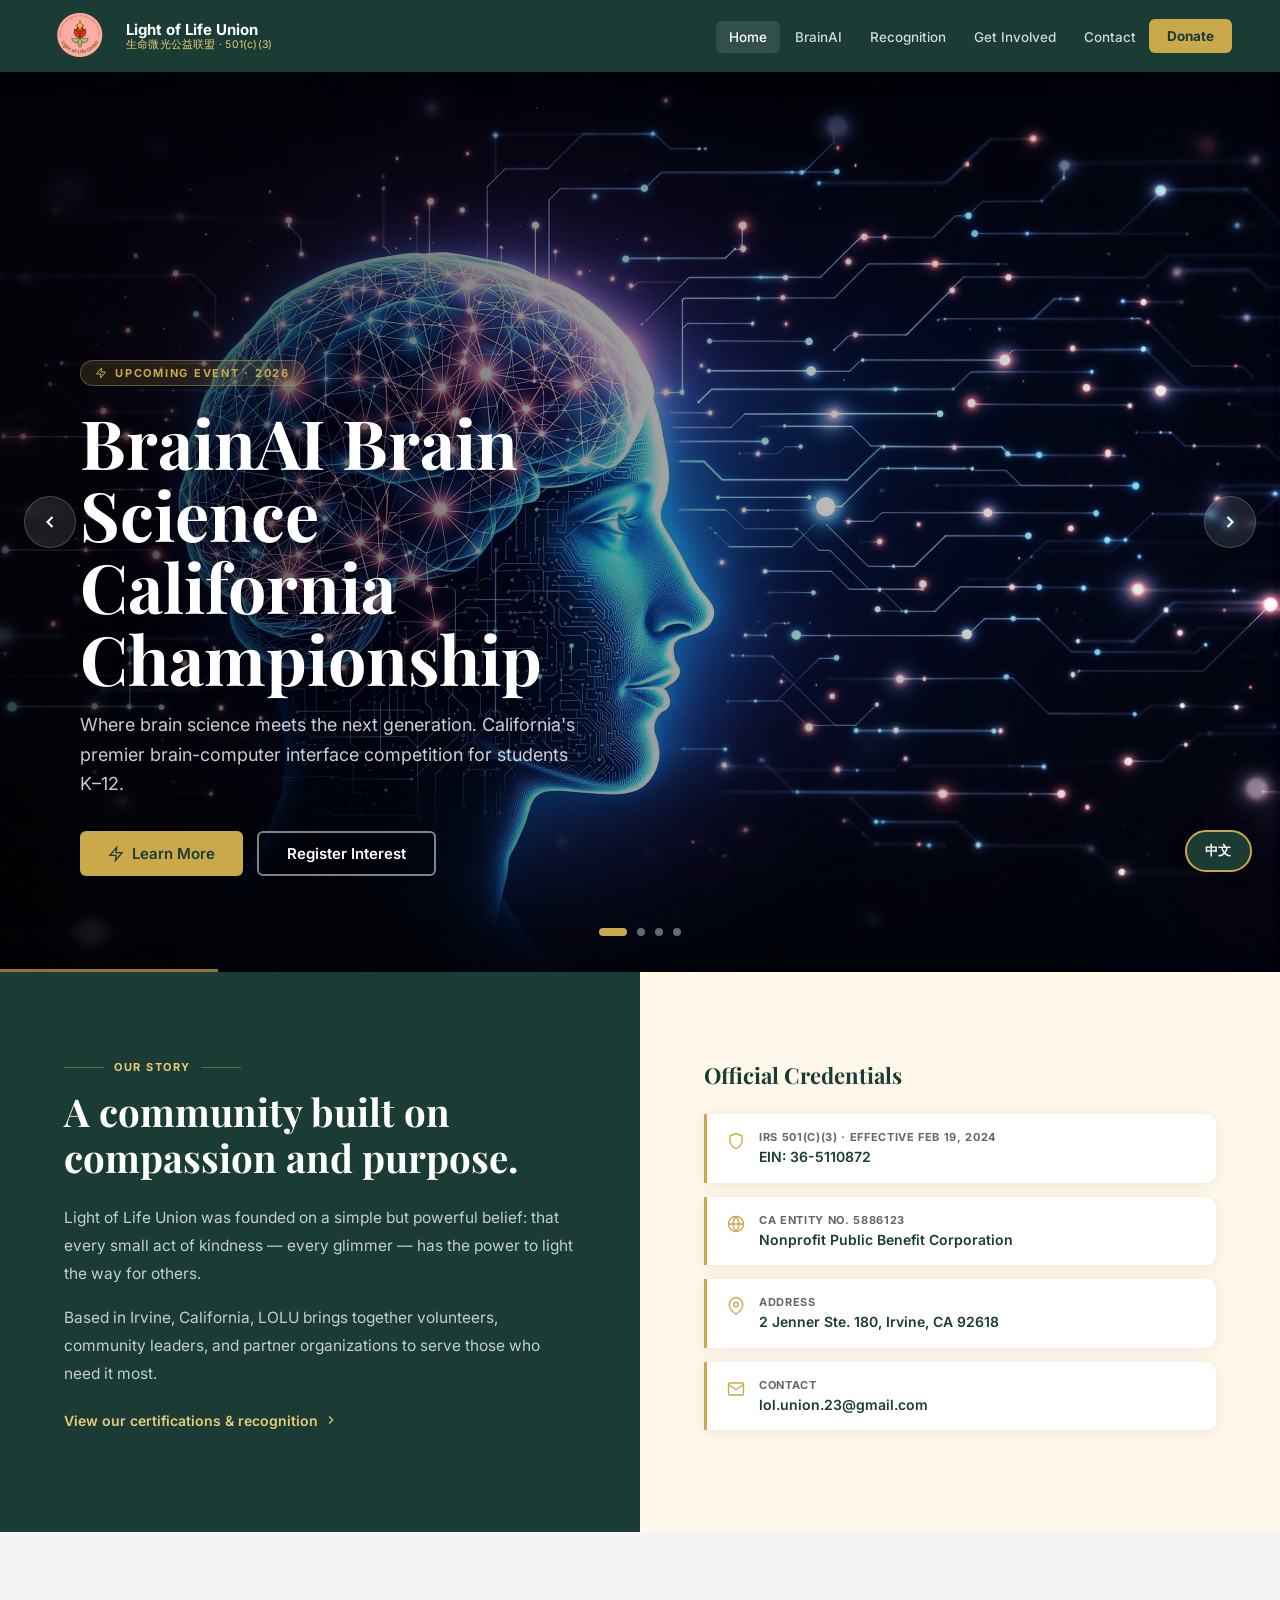
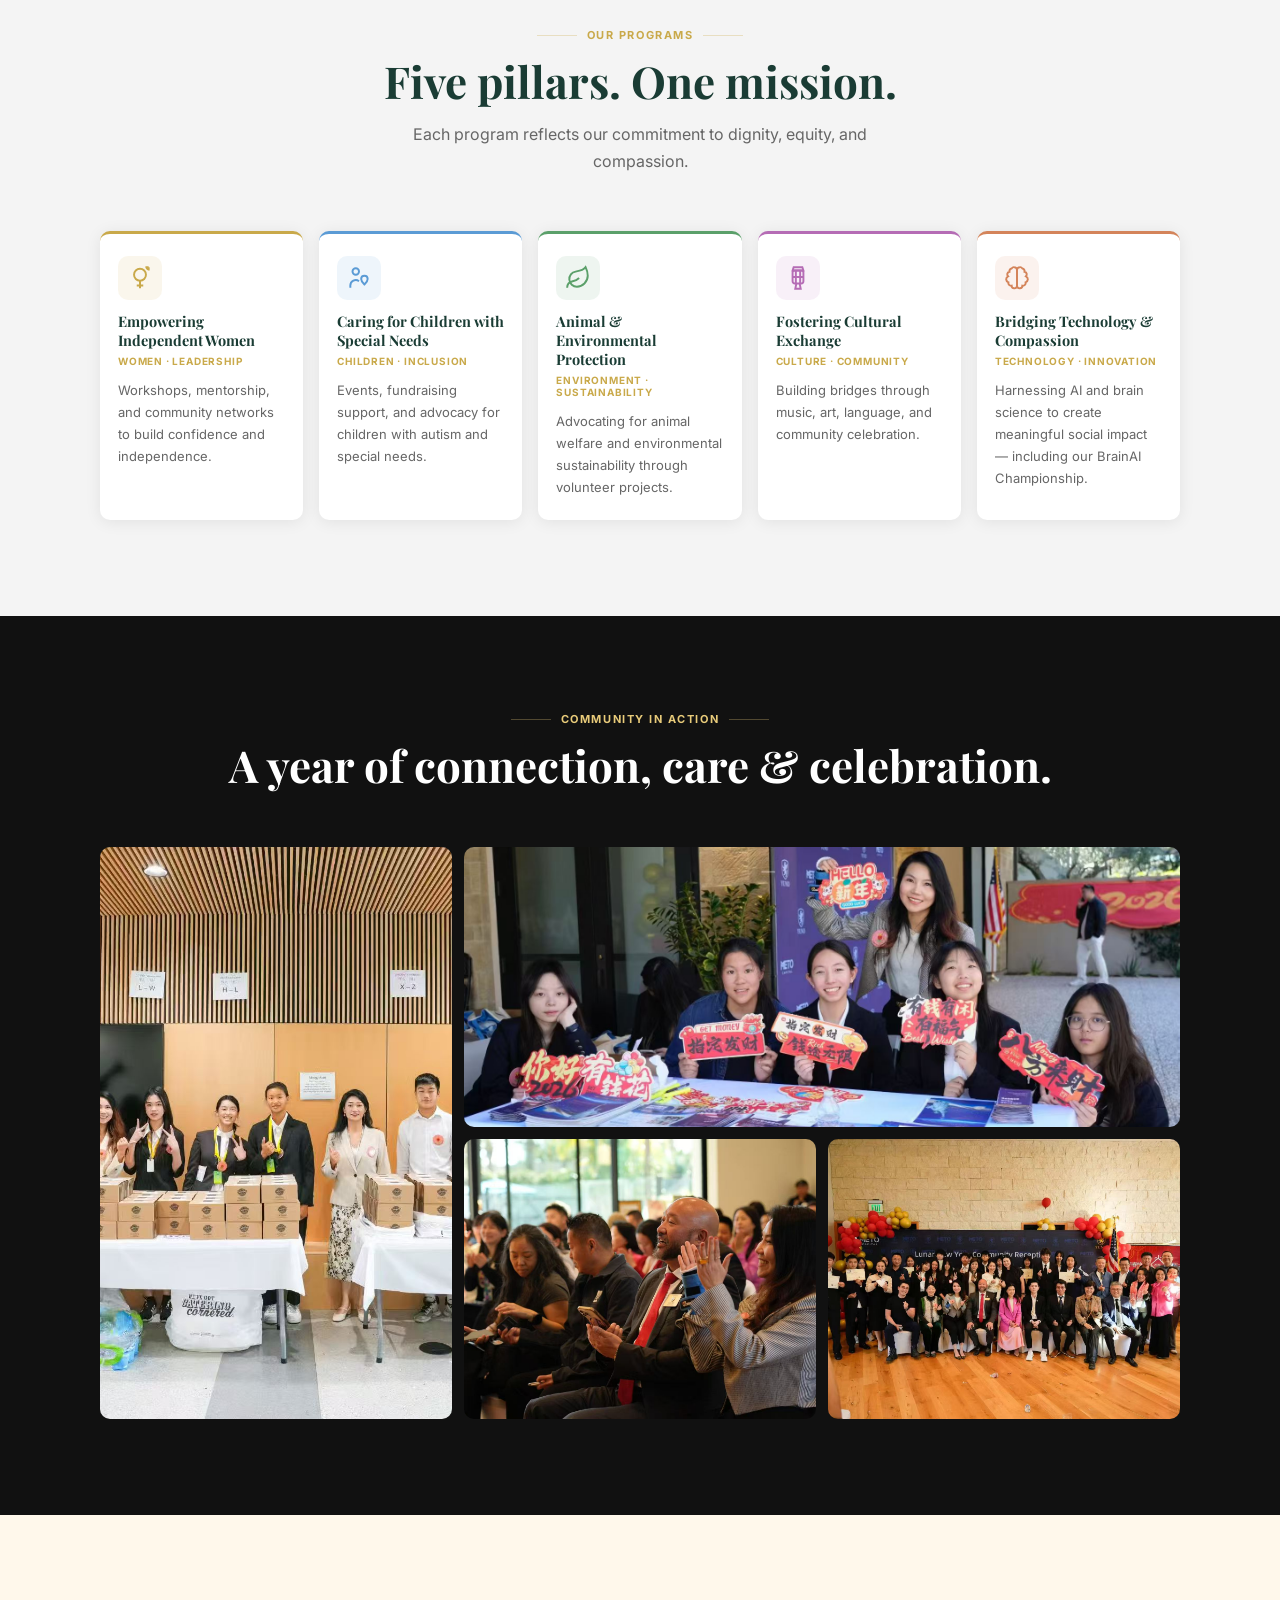
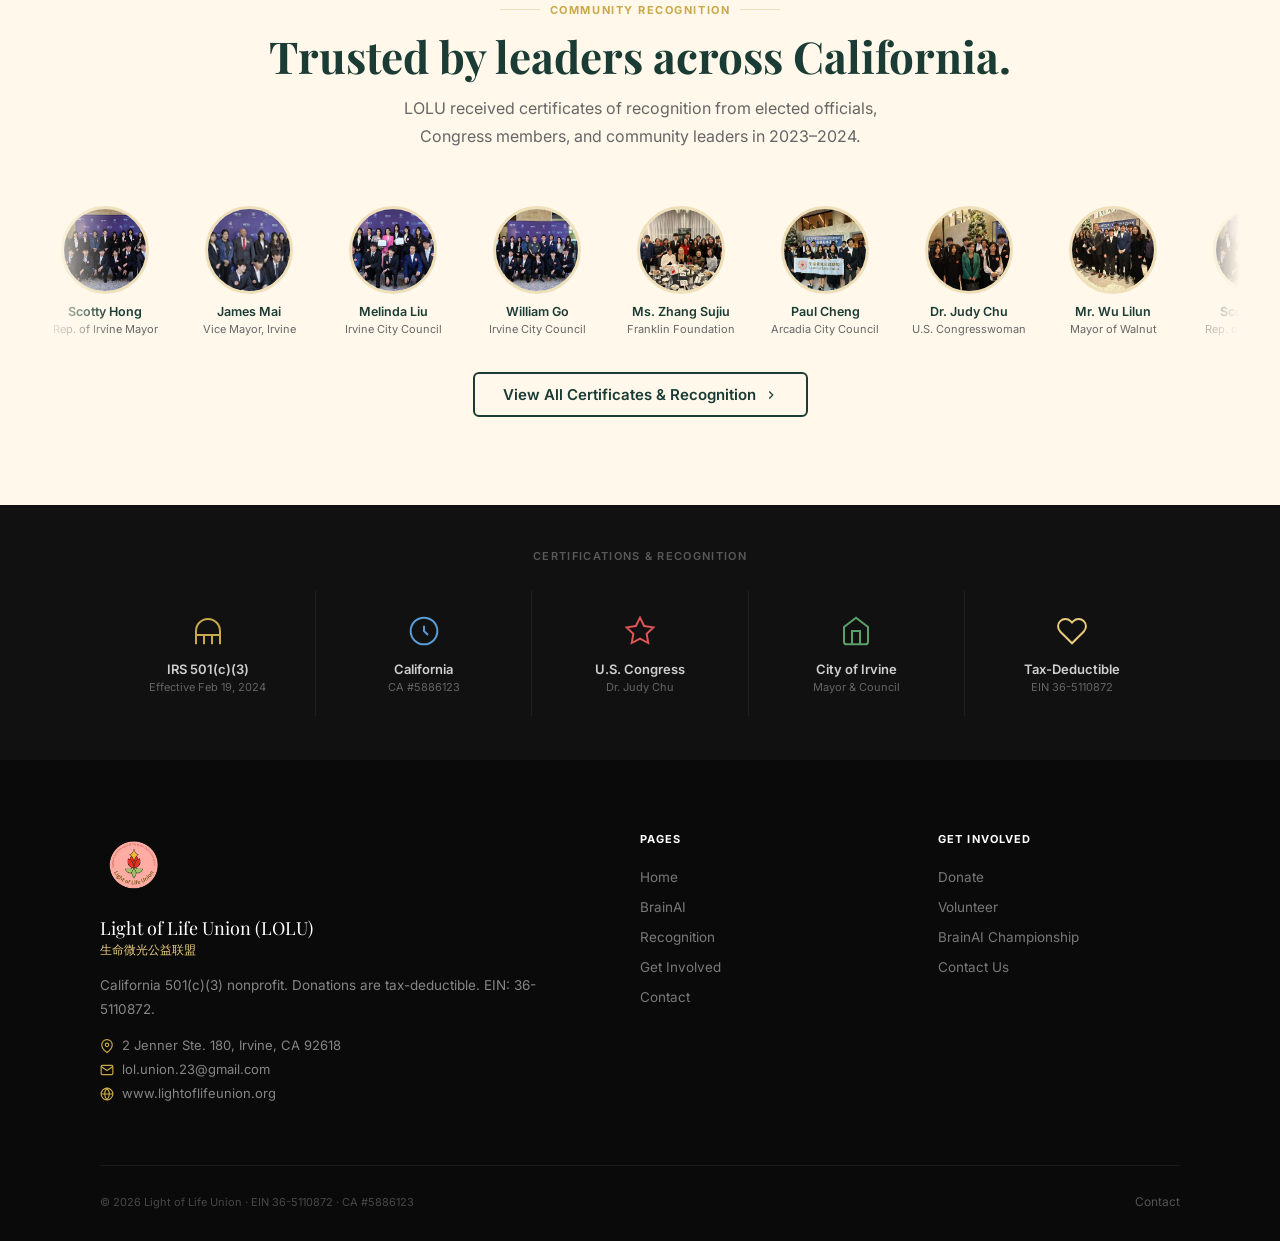
<file: index.html>
<!DOCTYPE html>
<html lang="en">
<head>
<meta charset="UTF-8">
<meta name="viewport" content="width=device-width, initial-scale=1.0">
<meta name="description" content="Light of Life Union (LOLU) — California 501(c)(3) nonprofit. EIN: 36-5110872.">
<title>Light of Life Union (LOLU) — Gather the glimmers to illuminate life.</title>
<link rel="icon" href="images/logo-circle.png" type="image/png">
<link rel="preconnect" href="https://fonts.googleapis.com">
<link rel="preconnect" href="https://fonts.gstatic.com" crossorigin>
<link href="https://fonts.googleapis.com/css2?family=Playfair+Display:ital,wght@0,400;0,600;0,700;1,400&family=Inter:wght@300;400;500;600;700&display=swap" rel="stylesheet">
<link rel="stylesheet" href="style.css">
<style>
/* ═══ HERO CAROUSEL ═══ */
.carousel {
  position: relative; width: 100%; height: 100vh;
  min-height: 560px; overflow: hidden; background: #0a0a0a;
}
.carousel-track {
  display: flex; height: 100%;
  transition: transform .9s cubic-bezier(.77,0,.18,1);
  will-change: transform;
}
.slide {
  flex: 0 0 100%; height: 100%; position: relative; overflow: hidden;
}
.slide-bg {
  width: 100%; height: 100%; object-fit: cover; object-position: center;
  display: block; transition: transform 8s ease-out;
  transform: scale(1.06);
}
.slide.active .slide-bg { transform: scale(1); }
.slide-overlay {
  position: absolute; inset: 0;
  background: linear-gradient(to right, rgba(0,0,0,.72) 0%, rgba(0,0,0,.3) 60%, transparent 100%);
}
.slide-overlay.centered {
  background: linear-gradient(to bottom, rgba(0,0,0,.2) 0%, rgba(0,0,0,.65) 100%);
}
.slide-content {
  position: absolute; bottom: 0; left: 0; right: 0;
  padding: 80px 80px 96px; max-width: 720px;
}
.slide-content.center {
  top: 0; display: flex; flex-direction: column;
  justify-content: flex-end; max-width: 100%; text-align: center;
  align-items: center; padding: 60px 40px 88px;
}
.slide-tag {
  display: inline-flex; align-items: center; gap: 8px;
  font-size: 11px; font-weight: 700; letter-spacing: .16em;
  text-transform: uppercase; color: var(--gold);
  background: rgba(201,169,74,.15); border: 1px solid rgba(201,169,74,.4);
  padding: 5px 14px; border-radius: 20px; margin-bottom: 20px;
}
.slide-tag svg { width: 12px; height: 12px; }
.slide-title {
  font-family: 'Playfair Display', serif;
  font-size: clamp(32px, 5.5vw, 68px);
  color: #fff; line-height: 1.06; margin-bottom: 16px;
  text-shadow: 0 2px 20px rgba(0,0,0,.4);
}
.slide-sub {
  font-size: clamp(14px, 1.8vw, 18px); color: rgba(255,255,255,.8);
  line-height: 1.65; margin-bottom: 32px; max-width: 500px;
}
.slide-btns { display: flex; gap: 14px; flex-wrap: wrap; }
.slide-content.center .slide-btns { justify-content: center; }

/* Arrows */
.carousel-arrow {
  position: absolute; top: 50%; transform: translateY(-50%);
  width: 52px; height: 52px; border-radius: 50%;
  background: rgba(255,255,255,.1); border: 1px solid rgba(255,255,255,.2);
  backdrop-filter: blur(4px); color: #fff; cursor: pointer;
  display: flex; align-items: center; justify-content: center;
  transition: .2s; z-index: 10;
}
.carousel-arrow:hover { background: rgba(255,255,255,.2); }
.carousel-arrow.prev { left: 24px; }
.carousel-arrow.next { right: 24px; }
.carousel-arrow svg { width: 20px; height: 20px; }

/* Dots */
.carousel-dots {
  position: absolute; bottom: 36px; left: 50%; transform: translateX(-50%);
  display: flex; gap: 10px; z-index: 10;
}
.dot {
  width: 8px; height: 8px; border-radius: 4px;
  background: rgba(255,255,255,.4); border: none; cursor: pointer;
  padding: 0; transition: .3s;
}
.dot.active { width: 28px; background: var(--gold); }

/* Progress bar */
.carousel-progress {
  position: absolute; bottom: 0; left: 0; height: 3px;
  background: var(--gold); z-index: 10;
  transition: width .1s linear; opacity: .7;
}

/* ═══ ABOUT ═══ */
.about { display: grid; grid-template-columns: 1fr 1fr; }
.about-left { background: var(--green); padding: 88px 64px; }
.about-left .section-label { color: var(--gold2); }
.about-left h2 { font-family: 'Playfair Display', serif; font-size: clamp(24px,3vw,40px); color: #fff; margin-bottom: 24px; line-height: 1.2; }
.about-left p { font-size: 15.5px; line-height: 1.8; color: rgba(255,255,255,.75); margin-bottom: 16px; }
.about-left a { color: var(--gold2); font-size: 14px; font-weight: 600; margin-top: 8px; display: inline-flex; align-items: center; gap: 6px; }
.about-left a svg { width: 14px; height: 14px; }
.about-right { background: var(--cream); padding: 88px 64px; }
.about-right h3 { font-family: 'Playfair Display', serif; font-size: 22px; color: var(--green); margin-bottom: 24px; }
.cred-card { background: #fff; border-left: 3px solid var(--gold); border-radius: 0 var(--r) var(--r) 0; padding: 16px 20px; margin-bottom: 14px; box-shadow: var(--shadow); display: flex; gap: 14px; align-items: flex-start; }
.cred-icon { color: var(--gold); margin-top: 2px; flex-shrink: 0; }
.cred-icon svg { width: 18px; height: 18px; }
.cred-label { font-size: 11px; font-weight: 700; letter-spacing: .06em; text-transform: uppercase; color: var(--muted); margin-bottom: 3px; }
.cred-val { font-size: 14px; color: var(--green); font-weight: 600; line-height: 1.4; }

/* ═══ PROGRAMS ═══ */
.programs { background: var(--light); padding: 96px 40px; }
.prog-grid { display: grid; grid-template-columns: repeat(5,1fr); gap: 16px; max-width: var(--max); margin: 0 auto; }
.prog-card { background: #fff; border-radius: var(--r); padding: 22px 18px; box-shadow: var(--shadow); border-top: 3px solid var(--gold); transition: .25s; position: relative; overflow: hidden; }
.prog-card:nth-child(2) { border-top-color: #5B9BD5; }
.prog-card:nth-child(3) { border-top-color: #5BA06A; }
.prog-card:nth-child(4) { border-top-color: #B56CB5; }
.prog-card:nth-child(5) { border-top-color: #D4845A; }
.prog-card:hover { transform: translateY(-5px); box-shadow: var(--shadow2); }
.prog-icon { width: 44px; height: 44px; border-radius: 10px; background: rgba(201,169,74,.1); display: flex; align-items: center; justify-content: center; margin-bottom: 12px; color: var(--gold); }
.prog-card:nth-child(2) .prog-icon { background: rgba(91,155,213,.1); color: #5B9BD5; }
.prog-card:nth-child(3) .prog-icon { background: rgba(91,160,106,.1); color: #5BA06A; }
.prog-card:nth-child(4) .prog-icon { background: rgba(181,108,181,.1); color: #B56CB5; }
.prog-card:nth-child(5) .prog-icon { background: rgba(212,132,90,.1); color: #D4845A; }
.prog-icon svg { width: 26px; height: 26px; }
.prog-card h3 { font-family: 'Playfair Display', serif; font-size: 14.5px; color: var(--green); margin-bottom: 5px; line-height: 1.3; }
.prog-tag { font-size: 10px; font-weight: 700; letter-spacing: .08em; text-transform: uppercase; color: var(--gold); margin-bottom: 12px; }
.prog-card p { font-size: 13px; color: var(--muted); line-height: 1.7; }

/* ═══ ACTIVITIES MOSAIC ═══ */
.activities-mosaic { background: #111; padding: 96px 40px; }
.mosaic-grid { display: grid; grid-template-columns: repeat(3, 1fr); grid-template-rows: 280px 280px; gap: 12px; max-width: var(--max); margin: 0 auto; }
.mosaic-item { border-radius: var(--r); overflow: hidden; position: relative; cursor: pointer; }
.mosaic-item img { width: 100%; height: 100%; object-fit: cover; transition: transform .5s ease; }
.mosaic-item:hover img { transform: scale(1.05); }
.mosaic-item.tall { grid-row: span 2; }
.mosaic-item.wide { grid-column: span 2; }
.mosaic-overlay { position: absolute; inset: 0; background: linear-gradient(to top, rgba(0,0,0,.6) 0%, transparent 50%); display: flex; align-items: flex-end; padding: 20px; opacity: 0; transition: .3s; }
.mosaic-item:hover .mosaic-overlay { opacity: 1; }
.mosaic-caption { color: #fff; font-size: 13px; font-weight: 600; }

/* ═══ RECOGNITION TEASER ═══ */
.recog-teaser { background: var(--cream); padding: 88px 40px; }
.officials-ticker { overflow: hidden; margin: 0 auto 36px; position: relative; }
.officials-ticker::before, .officials-ticker::after { content: ''; position: absolute; top: 0; bottom: 0; width: 72px; z-index: 2; pointer-events: none; }
.officials-ticker::before { left: 0; background: linear-gradient(to right, var(--cream), transparent); }
.officials-ticker::after { right: 0; background: linear-gradient(to left, var(--cream), transparent); }
.officials-strip { display: flex; gap: 14px; width: max-content; animation: officials-scroll 32s linear infinite; }
.officials-strip:hover { animation-play-state: paused; }
@keyframes officials-scroll { 0% { transform: translateX(0); } 100% { transform: translateX(-50%); } }
.official-mini { flex: 0 0 130px; text-align: center; }
.official-mini img { width: 88px; height: 88px; border-radius: 50%; object-fit: cover; object-position: top; margin: 0 auto 10px; border: 3px solid rgba(201,169,74,.3); transition: .25s; }
.official-mini:hover img { border-color: var(--gold); transform: scale(1.05); }
.official-mini .name { font-size: 12.5px; font-weight: 600; color: var(--green); line-height: 1.3; }
.official-mini .role { font-size: 11px; color: var(--muted); margin-top: 2px; line-height: 1.3; }
.recog-cta { text-align: center; }

/* ═══ CERTS STRIP ═══ */
.certs-strip { background: #111; padding: 44px 40px; }
.certs-label { font-size: 11px; font-weight: 600; letter-spacing: .12em; text-transform: uppercase; color: rgba(255,255,255,.3); text-align: center; margin-bottom: 28px; }
.certs-badges { display: flex; flex-wrap: wrap; justify-content: center; max-width: var(--max); margin: 0 auto; }
.cert-badge { flex: 1; min-width: 160px; max-width: 220px; text-align: center; padding: 20px 16px; border-right: 1px solid rgba(255,255,255,.07); }
.cert-badge:last-child { border-right: none; }
.cert-badge-icon { margin: 0 auto 10px; width: 40px; height: 40px; display: flex; align-items: center; justify-content: center; }
.cert-badge-icon svg { width: 32px; height: 32px; }
.cert-badge-title { font-size: 13px; font-weight: 600; color: rgba(255,255,255,.8); margin-bottom: 3px; }
.cert-badge-sub { font-size: 11px; color: rgba(255,255,255,.35); line-height: 1.4; }

/* ═══ RESPONSIVE ═══ */
@media (max-width: 900px) {
  .carousel { height: 80vh; min-height: 480px; }
  .slide-content { padding: 40px 28px 80px; }
  .slide-title { font-size: 32px; }
  .carousel-arrow { width: 40px; height: 40px; }
  .carousel-arrow.prev { left: 12px; }
  .carousel-arrow.next { right: 12px; }
  .about { grid-template-columns: 1fr; }
  .about-left, .about-right { padding: 60px 24px; }
  .programs { padding: 72px 20px; }
  .prog-grid { grid-template-columns: repeat(3,1fr); gap: 14px; }
  .activities-mosaic { padding: 72px 20px; }
  .mosaic-grid { grid-template-columns: 1fr 1fr; grid-template-rows: 200px 200px; }
  .mosaic-item.wide { grid-column: span 2; }
.recog-teaser { padding: 72px 20px; }
  .certs-strip { padding: 36px 20px; }
  .cert-badge { min-width: 120px; }
}
@media (max-width: 560px) {
  .carousel { height: 90vh; }
  .slide-content { padding: 32px 20px 72px; }
  .slide-title { font-size: 28px; }
  .slide-btns { flex-direction: column; }
  .prog-grid { grid-template-columns: 1fr; }
  .mosaic-grid { grid-template-columns: 1fr; grid-template-rows: auto; }
  .mosaic-item.tall, .mosaic-item.wide { grid-column: span 1; grid-row: span 1; height: 220px; }
  .certs-badges { flex-direction: column; align-items: center; }
  .cert-badge { border-right: none; border-bottom: 1px solid rgba(255,255,255,.07); max-width: 100%; }
}
</style>
</head>
<body>

<!-- ══ NAV ══ -->
<nav class="site-nav">
  <a class="nav-brand" href="index.html">
    <img class="nav-logo" src="images/logo-circle.png" alt="LOLU">
    <div class="nav-brand-text">
      <span class="nav-brand-name">Light of Life Union</span>
      <span class="nav-brand-sub">生命微光公益联盟 · 501(c)(3)</span>
    </div>
  </a>
  <button class="nav-toggle" onclick="document.getElementById('nav-menu').classList.toggle('open')" aria-label="Menu">
    <span></span><span></span><span></span>
  </button>
  <ul class="nav-center" id="nav-menu">
    <li><a href="index.html" class="active"><span class="en">Home</span><span class="zh">首页</span></a></li>
    <li><a href="brainai.html"><span class="en">BrainAI</span><span class="zh">脑机接口大赛</span></a></li>
    <li><a href="recognition.html"><span class="en">Recognition</span><span class="zh">表彰荣誉</span></a></li>
    <li><a href="volunteer.html"><span class="en">Get Involved</span><span class="zh">参与我们</span></a></li>
    <li><a href="contact.html"><span class="en">Contact</span><span class="zh">联系我们</span></a></li>
  </ul>
  <div class="nav-right">
    <a href="https://www.zeffy.com/en-US/donation-form/light-of-life-union-lolu" target="_blank" class="nav-donate">
      <span class="en">Donate</span><span class="zh">捐款</span>
    </a>
  </div>
</nav>

<!-- ══ HERO CAROUSEL ══ -->
<section class="carousel" id="carousel">
  <div class="carousel-track" id="carousel-track">

    <!-- Slide 1: BrainAI Championship -->
    <div class="slide active">
      <img class="slide-bg" src="images/brainai.jpg" alt="BrainAI Championship">
      <div class="slide-overlay"></div>
      <div class="slide-content">
        <div class="slide-tag">
          <svg viewBox="0 0 24 24" fill="none" stroke="currentColor" stroke-width="2"><polygon points="13 2 3 14 12 14 11 22 21 10 12 10 13 2"/></svg>
          <span class="en">Upcoming Event · <span class="cy"></span></span><span class="zh">即将举办 · <span class="cy"></span></span>
        </div>
        <h1 class="slide-title">
          <span class="en">BrainAI Brain Science<br>California Championship</span>
          <span class="zh">BrainAI脑机接口<br>加州锦标赛</span>
        </h1>
        <p class="slide-sub">
          <span class="en">Where brain science meets the next generation. California's premier brain-computer interface competition for students K–12.</span>
          <span class="zh">科学与青少年的相遇。加州脑机接口旗舰赛事，面向K-12学生。</span>
        </p>
        <div class="slide-btns">
          <a href="brainai.html" class="btn btn-gold">
            <svg viewBox="0 0 24 24" fill="none" stroke="currentColor" stroke-width="2"><polygon points="13 2 3 14 12 14 11 22 21 10 12 10 13 2"/></svg>
            <span class="en">Learn More</span><span class="zh">了解详情</span>
          </a>
          <a href="volunteer.html#brainai" class="btn btn-outline-white">
            <span class="en">Register Interest</span><span class="zh">登记兴趣</span>
          </a>
        </div>
      </div>
    </div>

    <!-- Slide 2: Volunteer Group -->
    <div class="slide">
      <img class="slide-bg" src="images/activities/volunteer-group.jpg" alt="LOLU Volunteers">
      <div class="slide-overlay"></div>
      <div class="slide-content">
        <div class="slide-tag">
          <svg viewBox="0 0 24 24" fill="none" stroke="currentColor" stroke-width="2"><path d="M17 21v-2a4 4 0 0 0-4-4H5a4 4 0 0 0-4 4v2"/><circle cx="9" cy="7" r="4"/><path d="M23 21v-2a4 4 0 0 0-3-3.87"/><path d="M16 3.13a4 4 0 0 1 0 7.75"/></svg>
          <span class="en">Our Team</span><span class="zh">我们的团队</span>
        </div>
        <h1 class="slide-title">
          <span class="en">Passionate Volunteers,<br>Lasting Change.</span>
          <span class="zh">热忱的志愿者，<br>持久的改变。</span>
        </h1>
        <p class="slide-sub">
          <span class="en">LOLU's strength is our people — dedicated volunteers who give their time to illuminate lives across Southern California.</span>
          <span class="zh">LOLU的力量来自我们的团队——以时间和热情点亮南加州每一个生命的志愿者们。</span>
        </p>
        <div class="slide-btns">
          <a href="volunteer.html" class="btn btn-gold">
            <span class="en">Join Our Team</span><span class="zh">加入我们</span>
          </a>
        </div>
      </div>
    </div>

    <!-- Slide 3: Activity -->
    <div class="slide">
      <img class="slide-bg" src="images/activities/activity-1.jpg" alt="LOLU Community Activity">
      <div class="slide-overlay"></div>
      <div class="slide-content">
        <div class="slide-tag">
          <svg viewBox="0 0 24 24" fill="none" stroke="currentColor" stroke-width="2"><path d="M3 9l9-7 9 7v11a2 2 0 0 1-2 2H5a2 2 0 0 1-2-2z"/><polyline points="9 22 9 12 15 12 15 22"/></svg>
          <span class="en">Community Impact</span><span class="zh">社区影响</span>
        </div>
        <h1 class="slide-title">
          <span class="en">Gathering Glimmers<br>Across California.</span>
          <span class="zh">汇聚微光，<br>点亮加州。</span>
        </h1>
        <p class="slide-sub">
          <span class="en">11+ community events in 2023–2024. From autism fundraisers to cultural concerts — every event is a glimmer of hope.</span>
          <span class="zh">2023-2024年11余场社区活动。从自闭症募款到文化音乐会——每场活动都是一道希望之光。</span>
        </p>
        <div class="slide-btns">
          <a href="index.html#programs" class="btn btn-gold">
            <span class="en">Our Programs</span><span class="zh">我们的项目</span>
          </a>
        </div>
      </div>
    </div>

    <!-- Slide 4: Group Photo -->
    <div class="slide">
      <img class="slide-bg" src="images/activities/group-1.jpg" alt="LOLU Community">
      <div class="slide-overlay centered"></div>
      <div class="slide-content center">
        <div class="slide-tag">
          <svg viewBox="0 0 24 24" fill="none" stroke="currentColor" stroke-width="2"><path d="M20.84 4.61a5.5 5.5 0 0 0-7.78 0L12 5.67l-1.06-1.06a5.5 5.5 0 0 0-7.78 7.78l1.06 1.06L12 21.23l7.78-7.78 1.06-1.06a5.5 5.5 0 0 0 0-7.78z"/></svg>
          <span class="en">Light of Life Union</span><span class="zh">生命微光公益联盟</span>
        </div>
        <h1 class="slide-title" style="text-align:center">
          <span class="en">Gather the Glimmers<br>to Illuminate Life.</span>
          <span class="zh">汇聚微光，<br>点亮生命。</span>
        </h1>
        <p class="slide-sub" style="text-align:center;max-width:560px">
          <span class="en">California 501(c)(3) nonprofit. Dedicated to empowering women, supporting children, protecting our environment, and connecting communities.</span>
          <span class="zh">加州501(c)(3)非营利组织。致力于赋能女性、支持儿童、保护环境、连接社区。</span>
        </p>
        <div class="slide-btns">
          <a href="https://www.zeffy.com/en-US/donation-form/light-of-life-union-lolu" target="_blank" class="btn btn-gold">
            <span class="en">Donate Now</span><span class="zh">立即捐款</span>
          </a>
          <a href="volunteer.html" class="btn btn-outline-white">
            <span class="en">Get Involved</span><span class="zh">参与我们</span>
          </a>
        </div>
      </div>
    </div>

  </div><!-- /track -->

  <!-- Arrows -->
  <button class="carousel-arrow prev" onclick="carouselMove(-1)" aria-label="Previous">
    <svg viewBox="0 0 24 24" fill="none" stroke="currentColor" stroke-width="2.5"><polyline points="15 18 9 12 15 6"/></svg>
  </button>
  <button class="carousel-arrow next" onclick="carouselMove(1)" aria-label="Next">
    <svg viewBox="0 0 24 24" fill="none" stroke="currentColor" stroke-width="2.5"><polyline points="9 18 15 12 9 6"/></svg>
  </button>

  <!-- Dots -->
  <div class="carousel-dots" id="carousel-dots">
    <button class="dot active" onclick="goToSlide(0)"></button>
    <button class="dot" onclick="goToSlide(1)"></button>
    <button class="dot" onclick="goToSlide(2)"></button>
    <button class="dot" onclick="goToSlide(3)"></button>
  </div>

  <!-- Progress bar -->
  <div class="carousel-progress" id="carousel-progress"></div>
</section>

<!-- ══ ABOUT ══ -->
<section class="about" id="about">
  <div class="about-left">
    <div class="section-label"><span class="en">Our Story</span><span class="zh">关于我们</span></div>
    <h2><span class="en">A community built on compassion and purpose.</span><span class="zh">以慈悲与使命构建的社区。</span></h2>
    <p><span class="en">Light of Life Union was founded on a simple but powerful belief: that every small act of kindness — every glimmer — has the power to light the way for others.</span><span class="zh">生命微光公益联盟建立在一个简单却有力的信念上：每一个小小的善举——每一道微光——都有力量照亮他人的前行之路。</span></p>
    <p><span class="en">Based in Irvine, California, LOLU brings together volunteers, community leaders, and partner organizations to serve those who need it most.</span><span class="zh">总部位于加州尔湾，LOLU汇聚志愿者、社区领袖和合作伙伴，共同服务最需要帮助的群体。</span></p>
    <a href="recognition.html"><span class="en">View our certifications & recognition</span><span class="zh">查看我们的资质与荣誉</span><svg viewBox="0 0 24 24" fill="none" stroke="currentColor" stroke-width="2"><polyline points="9 18 15 12 9 6"/></svg></a>
  </div>
  <div class="about-right">
    <h3><span class="en">Official Credentials</span><span class="zh">官方资质信息</span></h3>
    <div class="cred-card"><div class="cred-icon"><svg viewBox="0 0 24 24" fill="none" stroke="currentColor" stroke-width="1.8"><path d="M12 22s8-4 8-10V5l-8-3-8 3v7c0 6 8 10 8 10z"/></svg></div><div><div class="cred-label">IRS 501(c)(3) · Effective Feb 19, 2024</div><div class="cred-val">EIN: 36-5110872</div></div></div>
    <div class="cred-card"><div class="cred-icon"><svg viewBox="0 0 24 24" fill="none" stroke="currentColor" stroke-width="1.8"><circle cx="12" cy="12" r="10"/><path d="M2 12h20M12 2a15.3 15.3 0 0 1 4 10 15.3 15.3 0 0 1-4 10 15.3 15.3 0 0 1-4-10 15.3 15.3 0 0 1 4-10z"/></svg></div><div><div class="cred-label">CA Entity No. 5886123</div><div class="cred-val">Nonprofit Public Benefit Corporation</div></div></div>
    <div class="cred-card"><div class="cred-icon"><svg viewBox="0 0 24 24" fill="none" stroke="currentColor" stroke-width="1.8"><path d="M21 10c0 7-9 13-9 13s-9-6-9-13a9 9 0 0 1 18 0z"/><circle cx="12" cy="10" r="3"/></svg></div><div><div class="cred-label">Address</div><div class="cred-val">2 Jenner Ste. 180, Irvine, CA 92618</div></div></div>
    <div class="cred-card"><div class="cred-icon"><svg viewBox="0 0 24 24" fill="none" stroke="currentColor" stroke-width="1.8"><path d="M4 4h16c1.1 0 2 .9 2 2v12c0 1.1-.9 2-2 2H4c-1.1 0-2-.9-2-2V6c0-1.1.9-2 2-2z"/><polyline points="22,6 12,13 2,6"/></svg></div><div><div class="cred-label">Contact</div><div class="cred-val"><a href="mailto:lol.union.23@gmail.com" style="color:var(--green)">lol.union.23@gmail.com</a></div></div></div>
  </div>
</section>

<!-- ══ PROGRAMS ══ -->
<section class="programs" id="programs">
  <div class="section-header">
    <div class="section-label"><span class="en">Our Programs</span><span class="zh">我们的项目</span></div>
    <h2><span class="en">Five pillars. One mission.</span><span class="zh">五大支柱，一个使命。</span></h2>
    <p><span class="en">Each program reflects our commitment to dignity, equity, and compassion.</span><span class="zh">每个项目都体现了我们对尊严、公平与慈悲的承诺。</span></p>
  </div>
  <div class="prog-grid">
    <div class="prog-card"><div class="prog-icon"><svg viewBox="0 0 24 24" fill="none" stroke="currentColor" stroke-width="1.8"><circle cx="12" cy="9" r="5.5"/><path d="M12 14.5v7M9 19h6"/><path d="M18 4l2-2m0 0v3m0-3h-3"/></svg></div><h3><span class="en">Empowering Independent Women</span><span class="zh">支持女性独立成长</span></h3><div class="prog-tag">Women · Leadership</div><p><span class="en">Workshops, mentorship, and community networks to build confidence and independence.</span><span class="zh">通过工作坊、导师制和社区网络，帮助女性建立自信、实现独立。</span></p></div>
    <div class="prog-card"><div class="prog-icon"><svg viewBox="0 0 24 24" fill="none" stroke="currentColor" stroke-width="1.8"><circle cx="9" cy="6" r="3"/><path d="M4 21v-2a5 5 0 0 1 8-4"/><path d="M20 13c0-1.7-1.3-3-3-3s-3 1.3-3 3c0 2.4 3 5 3 5s3-2.6 3-5z"/></svg></div><h3><span class="en">Caring for Children with Special Needs</span><span class="zh">关爱特殊儿童群体</span></h3><div class="prog-tag">Children · Inclusion</div><p><span class="en">Events, fundraising support, and advocacy for children with autism and special needs.</span><span class="zh">为自闭症及特殊需求儿童提供活动、募款支持和倡导服务。</span></p></div>
    <div class="prog-card"><div class="prog-icon"><svg viewBox="0 0 24 24" fill="none" stroke="currentColor" stroke-width="1.8"><path d="M11 20A7 7 0 0 1 9.8 6.1C15.5 5 17 4.48 19 2c1 2 2 4.18 2 8 0 5.5-4.78 10-10 10z"/><path d="M2 21c0-3 1.85-5.36 5.08-6C9.5 14.52 12 13 13 12"/></svg></div><h3><span class="en">Animal & Environmental Protection</span><span class="zh">倡导动物和环境保护</span></h3><div class="prog-tag">Environment · Sustainability</div><p><span class="en">Advocating for animal welfare and environmental sustainability through volunteer projects.</span><span class="zh">通过志愿项目推动动物福利和环境可持续发展。</span></p></div>
    <div class="prog-card"><div class="prog-icon"><svg viewBox="0 0 24 24" fill="none" stroke="currentColor" stroke-width="1.8"><path d="M8 2h8l1 3H7L8 2z"/><rect x="7" y="5" width="10" height="12" rx="2"/><path d="M10 5v12M14 5v12M7 11h10"/><path d="M10.5 17l-1 5h5l-1-5"/></svg></div><h3><span class="en">Fostering Cultural Exchange</span><span class="zh">促进华裔社区交流</span></h3><div class="prog-tag">Culture · Community</div><p><span class="en">Building bridges through music, art, language, and community celebration.</span><span class="zh">通过音乐、艺术、语言和社区庆典架起文化桥梁。</span></p></div>
    <div class="prog-card"><div class="prog-icon"><svg viewBox="0 0 24 24" fill="none" stroke="currentColor" stroke-width="1.8"><path d="M9.5 2A2.5 2.5 0 0 1 12 4.5v15a2.5 2.5 0 0 1-4.96-.44 2.5 2.5 0 0 1-2.96-3.08 3 3 0 0 1-.34-5.58 2.5 2.5 0 0 1 1.32-4.24 2.5 2.5 0 0 1 1.98-3A2.5 2.5 0 0 1 9.5 2Z"/><path d="M14.5 2A2.5 2.5 0 0 0 12 4.5v15a2.5 2.5 0 0 0 4.96-.44 2.5 2.5 0 0 0 2.96-3.08 3 3 0 0 0 .34-5.58 2.5 2.5 0 0 0-1.32-4.24 2.5 2.5 0 0 0-1.98-3A2.5 2.5 0 0 0 14.5 2Z"/></svg></div><h3><span class="en">Bridging Technology & Compassion</span><span class="zh">搭建科技与情感融合</span></h3><div class="prog-tag">Technology · Innovation</div><p><span class="en">Harnessing AI and brain science to create meaningful social impact — including our BrainAI Championship.</span><span class="zh">利用AI与脑科学创造社会影响，包括BrainAI脑机接口大赛。</span></p></div>
  </div>
</section>

<!-- ══ ACTIVITY MOSAIC ══ -->
<section class="activities-mosaic">
  <div class="section-header light">
    <div class="section-label"><span class="en">Community in Action</span><span class="zh">社区行动</span></div>
    <h2><span class="en">A year of connection, care & celebration.</span><span class="zh">连接、关怀与庆祝的一年。</span></h2>
  </div>
  <div class="mosaic-grid">
    <div class="mosaic-item tall">
      <a href="volunteer.html" style="display:block;width:100%;height:100%">
      <img src="images/activities/volunteer-group.jpg" alt="Volunteers">
      <div class="mosaic-overlay"><div class="mosaic-caption"><span class="en">Our Volunteer Team →</span><span class="zh">我们的志愿者团队 →</span></div></div>
      </a>
    </div>
    <div class="mosaic-item wide">
      <a href="recognition.html" style="display:block;width:100%;height:100%">
      <img src="images/activities/activity-1.jpg" alt="Activity">
      <div class="mosaic-overlay"><div class="mosaic-caption"><span class="en">Community Events →</span><span class="zh">社区活动 →</span></div></div>
      </a>
    </div>
    <div class="mosaic-item">
      <a href="recognition.html" style="display:block;width:100%;height:100%">
      <img src="images/activities/activity-2.jpg" alt="Activity 2">
      <div class="mosaic-overlay"><div class="mosaic-caption"><span class="en">In the Field →</span><span class="zh">活动现场 →</span></div></div>
      </a>
    </div>
    <div class="mosaic-item">
      <a href="volunteer.html" style="display:block;width:100%;height:100%">
      <img src="images/activities/group-1.jpg" alt="Group Photo">
      <div class="mosaic-overlay"><div class="mosaic-caption"><span class="en">Together We Shine →</span><span class="zh">共同闪光 →</span></div></div>
      </a>
    </div>
  </div>
</section>

<!-- ══ RECOGNITION TEASER ══ -->
<section class="recog-teaser" id="recognition">
  <div class="section-header">
    <div class="section-label"><span class="en">Community Recognition</span><span class="zh">社区表彰</span></div>
    <h2><span class="en">Trusted by leaders across California.</span><span class="zh">获加州各界领导人认可。</span></h2>
    <p><span class="en">LOLU received certificates of recognition from elected officials, Congress members, and community leaders in 2023–2024.</span><span class="zh">2023-2024年，LOLU获得民选官员、国会议员及社区领袖的认可证书。</span></p>
  </div>
  <div class="officials-ticker">
    <div class="officials-strip" aria-hidden="false">
    <div class="official-mini"><img src="images/official-1-scotty-hong.jpg" alt="Scotty Hong"><div class="name">Scotty Hong</div><div class="role"><span class="en">Rep. of Irvine Mayor</span><span class="zh">尔湾市长代表</span></div></div>
    <div class="official-mini"><img src="images/official-2-james-mai.jpg" alt="James Mai"><div class="name">James Mai</div><div class="role"><span class="en">Vice Mayor, Irvine</span><span class="zh">尔湾副市长</span></div></div>
    <div class="official-mini"><img src="images/official-3-melinda-liu.jpg" alt="Melinda Liu"><div class="name">Melinda Liu</div><div class="role"><span class="en">Irvine City Council</span><span class="zh">尔湾市议员</span></div></div>
    <div class="official-mini"><img src="images/official-4-william-go.jpg" alt="William Go"><div class="name">William Go</div><div class="role"><span class="en">Irvine City Council</span><span class="zh">尔湾市议员</span></div></div>
    <div class="official-mini"><img src="images/official-5-zhang-sujiu.jpg" alt="Zhang Sujiu"><div class="name">Ms. Zhang Sujiu</div><div class="role"><span class="en">Franklin Foundation</span><span class="zh">富兰克林基金会</span></div></div>
    <div class="official-mini"><img src="images/official-6-paul-cheng.jpg" alt="Paul Cheng"><div class="name">Paul Cheng</div><div class="role"><span class="en">Arcadia City Council</span><span class="zh">阿凯迪亚市议员</span></div></div>
    <div class="official-mini"><img src="images/official-7-judy-chu.jpg" alt="Dr. Judy Chu"><div class="name">Dr. Judy Chu</div><div class="role"><span class="en">U.S. Congresswoman</span><span class="zh">美国国会议员</span></div></div>
    <div class="official-mini"><img src="images/official-8-wu-lilun.jpg" alt="Wu Lilun"><div class="name">Mr. Wu Lilun</div><div class="role"><span class="en">Mayor of Walnut</span><span class="zh">核桃市长</span></div></div>
    <div class="official-mini"><img src="images/official-1-scotty-hong.jpg" alt="Scotty Hong"><div class="name">Scotty Hong</div><div class="role"><span class="en">Rep. of Irvine Mayor</span><span class="zh">尔湾市长代表</span></div></div>
    <div class="official-mini"><img src="images/official-2-james-mai.jpg" alt="James Mai"><div class="name">James Mai</div><div class="role"><span class="en">Vice Mayor, Irvine</span><span class="zh">尔湾副市长</span></div></div>
    <div class="official-mini"><img src="images/official-3-melinda-liu.jpg" alt="Melinda Liu"><div class="name">Melinda Liu</div><div class="role"><span class="en">Irvine City Council</span><span class="zh">尔湾市议员</span></div></div>
    <div class="official-mini"><img src="images/official-4-william-go.jpg" alt="William Go"><div class="name">William Go</div><div class="role"><span class="en">Irvine City Council</span><span class="zh">尔湾市议员</span></div></div>
    <div class="official-mini"><img src="images/official-5-zhang-sujiu.jpg" alt="Zhang Sujiu"><div class="name">Ms. Zhang Sujiu</div><div class="role"><span class="en">Franklin Foundation</span><span class="zh">富兰克林基金会</span></div></div>
    <div class="official-mini"><img src="images/official-6-paul-cheng.jpg" alt="Paul Cheng"><div class="name">Paul Cheng</div><div class="role"><span class="en">Arcadia City Council</span><span class="zh">阿凯迪亚市议员</span></div></div>
    <div class="official-mini"><img src="images/official-7-judy-chu.jpg" alt="Dr. Judy Chu"><div class="name">Dr. Judy Chu</div><div class="role"><span class="en">U.S. Congresswoman</span><span class="zh">美国国会议员</span></div></div>
    <div class="official-mini"><img src="images/official-8-wu-lilun.jpg" alt="Wu Lilun"><div class="name">Mr. Wu Lilun</div><div class="role"><span class="en">Mayor of Walnut</span><span class="zh">核桃市长</span></div></div>
    </div>
  </div>
  <div class="recog-cta">
    <a href="recognition.html" class="btn btn-outline-green"><span class="en">View All Certificates & Recognition</span><span class="zh">查看全部证书与荣誉</span><svg viewBox="0 0 24 24" fill="none" stroke="currentColor" stroke-width="2" style="width:14px;height:14px"><polyline points="9 18 15 12 9 6"/></svg></a>
  </div>
</section>

<!-- ══ CERTS STRIP ══ -->
<section class="certs-strip">
  <div class="certs-label"><span class="en">Certifications & Recognition</span><span class="zh">认证与荣誉</span></div>
  <div class="certs-badges">
    <div class="cert-badge"><div class="cert-badge-icon" style="color:#C9A94A"><svg viewBox="0 0 24 24" fill="none" stroke="currentColor" stroke-width="1.5"><path d="M3 22V12a9 9 0 1 1 18 0v10"/><path d="M3 15h18M9 22v-7h6v7"/></svg></div><div class="cert-badge-title">IRS 501(c)(3)</div><div class="cert-badge-sub"><span class="en">Effective Feb 19, 2024</span><span class="zh">2024年2月生效</span></div></div>
    <div class="cert-badge"><div class="cert-badge-icon" style="color:#5B9BD5"><svg viewBox="0 0 24 24" fill="none" stroke="currentColor" stroke-width="1.5"><circle cx="12" cy="12" r="10"/><path d="M12 8v4l3 3"/></svg></div><div class="cert-badge-title"><span class="en">California</span><span class="zh">加州认证</span></div><div class="cert-badge-sub">CA #5886123</div></div>
    <div class="cert-badge"><div class="cert-badge-icon" style="color:#E05555"><svg viewBox="0 0 24 24" fill="none" stroke="currentColor" stroke-width="1.5"><polygon points="12 2 15.09 8.26 22 9.27 17 14.14 18.18 21.02 12 17.77 5.82 21.02 7 14.14 2 9.27 8.91 8.26 12 2"/></svg></div><div class="cert-badge-title"><span class="en">U.S. Congress</span><span class="zh">美国国会</span></div><div class="cert-badge-sub">Dr. Judy Chu</div></div>
    <div class="cert-badge"><div class="cert-badge-icon" style="color:#5BA06A"><svg viewBox="0 0 24 24" fill="none" stroke="currentColor" stroke-width="1.5"><path d="M3 9l9-7 9 7v11a2 2 0 0 1-2 2H5a2 2 0 0 1-2-2z"/><polyline points="9 22 9 12 15 12 15 22"/></svg></div><div class="cert-badge-title"><span class="en">City of Irvine</span><span class="zh">尔湾市</span></div><div class="cert-badge-sub"><span class="en">Mayor & Council</span><span class="zh">市长及市议会</span></div></div>
    <div class="cert-badge"><div class="cert-badge-icon" style="color:#E8CB7A"><svg viewBox="0 0 24 24" fill="none" stroke="currentColor" stroke-width="1.5"><path d="M20.84 4.61a5.5 5.5 0 0 0-7.78 0L12 5.67l-1.06-1.06a5.5 5.5 0 0 0-7.78 7.78l1.06 1.06L12 21.23l7.78-7.78 1.06-1.06a5.5 5.5 0 0 0 0-7.78z"/></svg></div><div class="cert-badge-title"><span class="en">Tax-Deductible</span><span class="zh">捐款可抵税</span></div><div class="cert-badge-sub">EIN 36-5110872</div></div>
  </div>
</section>

<!-- ══ FOOTER ══ -->
<footer class="site-footer">
  <div class="footer-inner">
    <div class="footer-grid">
      <div class="footer-brand">
        <img class="footer-brand-logo" src="images/logo-circle.png" alt="LOLU">
        <div class="footer-name">Light of Life Union (LOLU)</div>
        <div class="footer-name-zh">生命微光公益联盟</div>
        <p><span class="en">California 501(c)(3) nonprofit. Donations are tax-deductible. EIN: 36-5110872.</span><span class="zh">加州501(c)(3)非营利组织。捐款可抵税。EIN: 36-5110872。</span></p>
        <ul class="footer-contact">
          <li><svg viewBox="0 0 24 24" fill="none" stroke="currentColor" stroke-width="2"><path d="M21 10c0 7-9 13-9 13s-9-6-9-13a9 9 0 0 1 18 0z"/><circle cx="12" cy="10" r="3"/></svg> 2 Jenner Ste. 180, Irvine, CA 92618</li>
          <li><svg viewBox="0 0 24 24" fill="none" stroke="currentColor" stroke-width="2"><path d="M4 4h16c1.1 0 2 .9 2 2v12c0 1.1-.9 2-2 2H4c-1.1 0-2-.9-2-2V6c0-1.1.9-2 2-2z"/><polyline points="22,6 12,13 2,6"/></svg><a href="mailto:lol.union.23@gmail.com">lol.union.23@gmail.com</a></li>
          <li><svg viewBox="0 0 24 24" fill="none" stroke="currentColor" stroke-width="2"><circle cx="12" cy="12" r="10"/><path d="M2 12h20M12 2a15.3 15.3 0 0 1 4 10 15.3 15.3 0 0 1-4 10 15.3 15.3 0 0 1-4-10 15.3 15.3 0 0 1 4-10z"/></svg><a href="https://www.lightoflifeunion.org">www.lightoflifeunion.org</a></li>
        </ul>
      </div>
      <div class="footer-col">
        <h4><span class="en">Pages</span><span class="zh">页面</span></h4>
        <ul>
          <li><a href="index.html"><span class="en">Home</span><span class="zh">首页</span></a></li>
          <li><a href="brainai.html">BrainAI</a></li>
          <li><a href="recognition.html"><span class="en">Recognition</span><span class="zh">荣誉</span></a></li>
          <li><a href="volunteer.html"><span class="en">Get Involved</span><span class="zh">参与</span></a></li>
          <li><a href="contact.html"><span class="en">Contact</span><span class="zh">联系</span></a></li>
        </ul>
      </div>
      <div class="footer-col">
        <h4><span class="en">Get Involved</span><span class="zh">参与我们</span></h4>
        <ul>
          <li><a href="https://www.zeffy.com/en-US/donation-form/light-of-life-union-lolu" target="_blank"><span class="en">Donate</span><span class="zh">捐款</span></a></li>
          <li><a href="volunteer.html"><span class="en">Volunteer</span><span class="zh">志愿者</span></a></li>
          <li><a href="brainai.html">BrainAI <span class="en">Championship</span><span class="zh">大赛</span></a></li>
          <li><a href="contact.html"><span class="en">Contact Us</span><span class="zh">联系我们</span></a></li>
        </ul>
      </div>
    </div>
    <div class="footer-bottom">
      <span class="footer-ein">© <span class="cy"></span> Light of Life Union · EIN 36-5110872 · CA #5886123</span>
      <div class="footer-bottom-links"><a href="mailto:lol.union.23@gmail.com"><span class="en">Contact</span><span class="zh">联系</span></a></div>
    </div>
  </div>
</footer>

<script>
/* ── Language ── */
function setLang(lang) {
  document.body.classList.toggle('lang-zh', lang === 'zh');
  document.documentElement.lang = lang === 'zh' ? 'zh' : 'en';
  localStorage.setItem('lolu-lang', lang);
}
(function(){ var s=localStorage.getItem('lolu-lang')||'en'; if(s==='zh') setLang('zh'); })();

/* ── Carousel ── */
var total = 4, cur = 0, timer, progressTimer, progressVal = 0;
var INTERVAL = 10000;
var paused = false;

function updateCarousel() {
  var track = document.getElementById('carousel-track');
  track.style.transform = 'translateX(-' + cur*100 + '%)';
  document.querySelectorAll('.slide').forEach(function(s,i){ s.classList.toggle('active', i===cur); });
  document.querySelectorAll('.dot').forEach(function(d,i){ d.classList.toggle('active', i===cur); });
  resetProgress();
}
function carouselMove(dir) {
  cur = (cur + dir + total) % total;
  updateCarousel();
  restartAuto();
}
function goToSlide(n) { cur = n; updateCarousel(); restartAuto(); }
function resetProgress() {
  clearInterval(progressTimer); progressVal = 0;
  var bar = document.getElementById('carousel-progress');
  bar.style.width = '0%';
  progressTimer = setInterval(function(){
    if (!paused) {
      progressVal += 100 / (INTERVAL / 50);
      bar.style.width = Math.min(progressVal, 100) + '%';
    }
  }, 50);
}
function restartAuto() {
  clearInterval(timer);
  timer = setInterval(function(){ if (!paused) carouselMove(1); }, INTERVAL);
}

// Hover pause
var carousel = document.getElementById('carousel');
carousel.addEventListener('mouseenter', function(){ paused = true; });
carousel.addEventListener('mouseleave', function(){ paused = false; });

// Touch swipe
var touchX = 0;
document.getElementById('carousel-track').addEventListener('touchstart', function(e){ touchX = e.touches[0].clientX; }, {passive:true});
document.getElementById('carousel-track').addEventListener('touchend', function(e){
  var dx = e.changedTouches[0].clientX - touchX;
  if (Math.abs(dx) > 50) carouselMove(dx > 0 ? -1 : 1);
}, {passive:true});

// Mouse drag
var dragX = 0, dragging = false;
var track = document.getElementById('carousel-track');
track.addEventListener('mousedown', function(e){ dragging = true; dragX = e.clientX; e.preventDefault(); });
window.addEventListener('mousemove', function(e){ if (dragging) e.preventDefault(); });
window.addEventListener('mouseup', function(e){
  if (!dragging) return; dragging = false;
  var dx = e.clientX - dragX;
  if (Math.abs(dx) > 50) carouselMove(dx > 0 ? -1 : 1);
});

restartAuto(); resetProgress();

/* ── Dynamic year ── */
document.querySelectorAll('.cy').forEach(function(el){ el.textContent = new Date().getFullYear(); });
</script>

<!-- Floating language toggle -->
<button class="lang-float" id="lang-float-btn" onclick="toggleLangFloat()" title="Switch language">
  <span id="lang-float-label">中文</span>
</button>
<script>
function toggleLangFloat(){
  var isZh = document.body.classList.contains('lang-zh');
  setLang(isZh ? 'en' : 'zh');
  document.getElementById('lang-float-label').textContent = isZh ? '中文' : 'EN';
}
(function(){
  var s = localStorage.getItem('lolu-lang') || 'en';
  document.getElementById('lang-float-label').textContent = s === 'zh' ? 'EN' : '中文';
})();
</script>
</body>
</html>
</file>
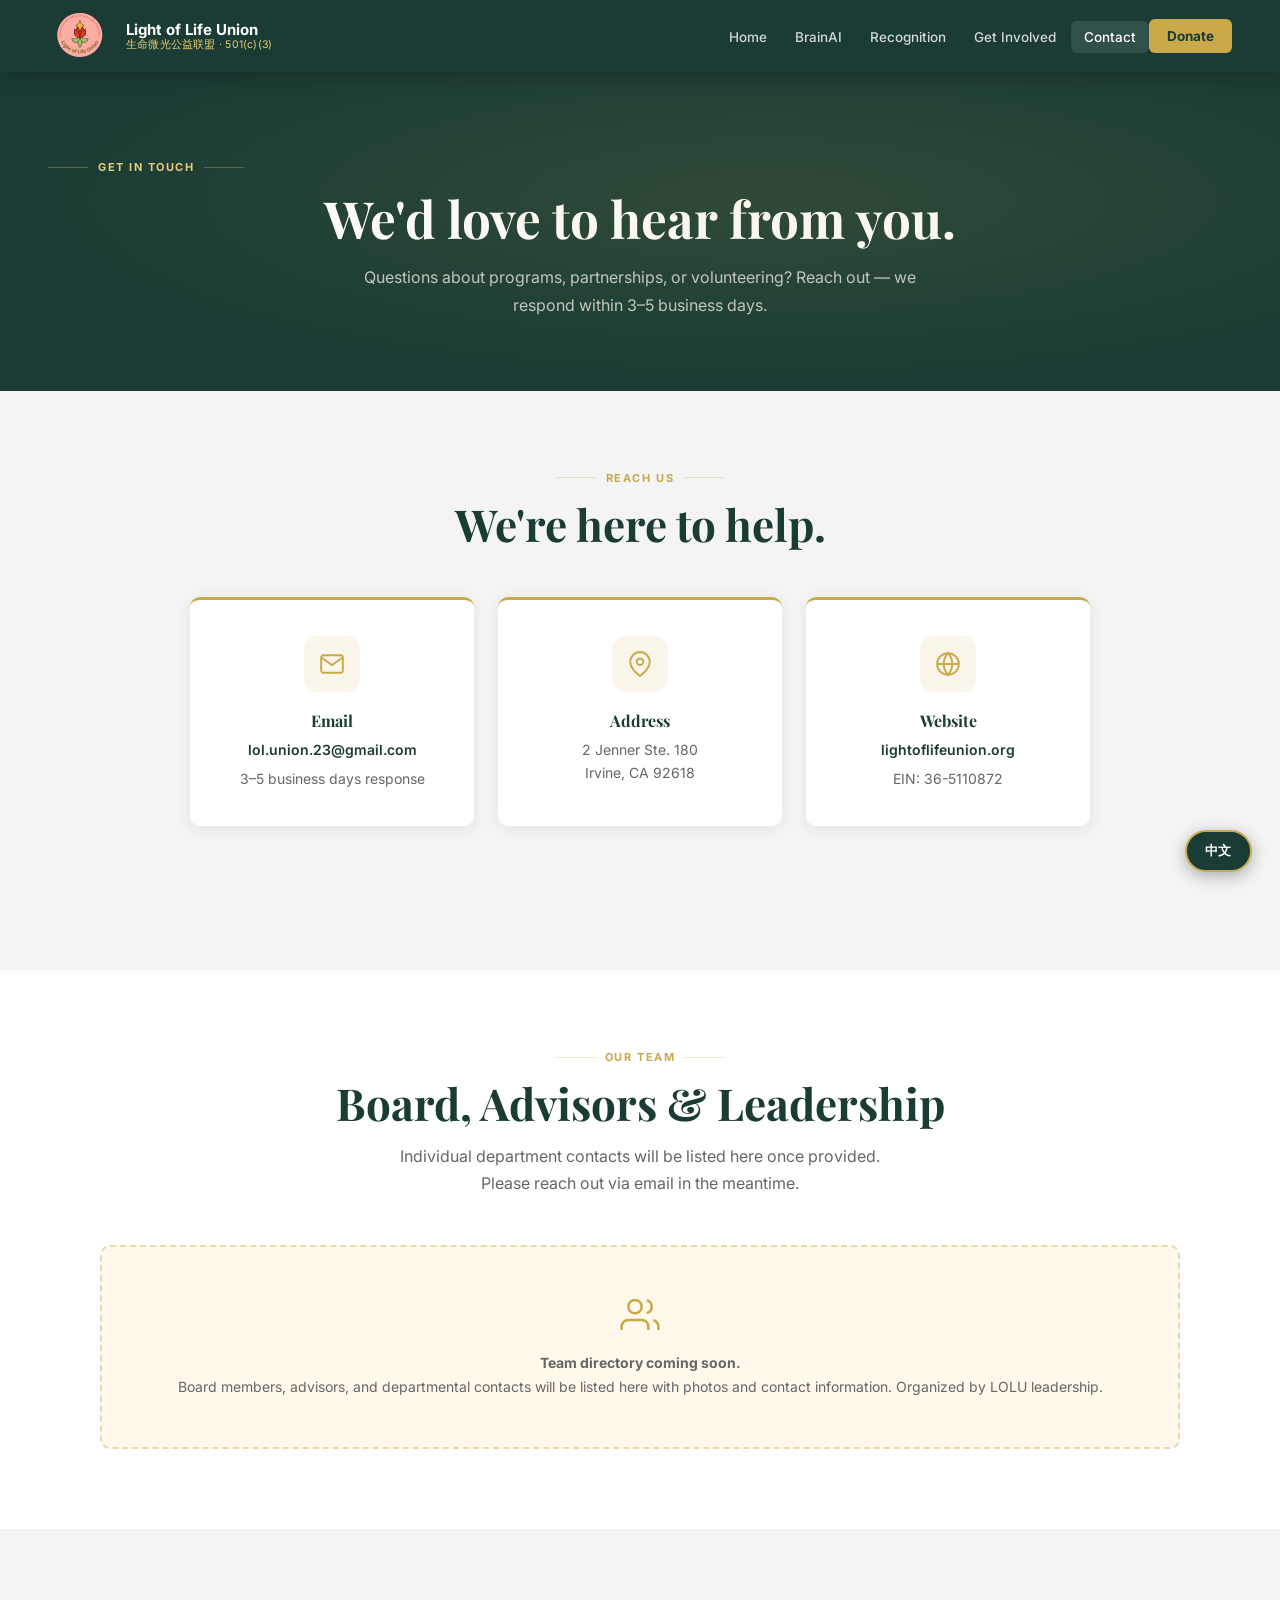
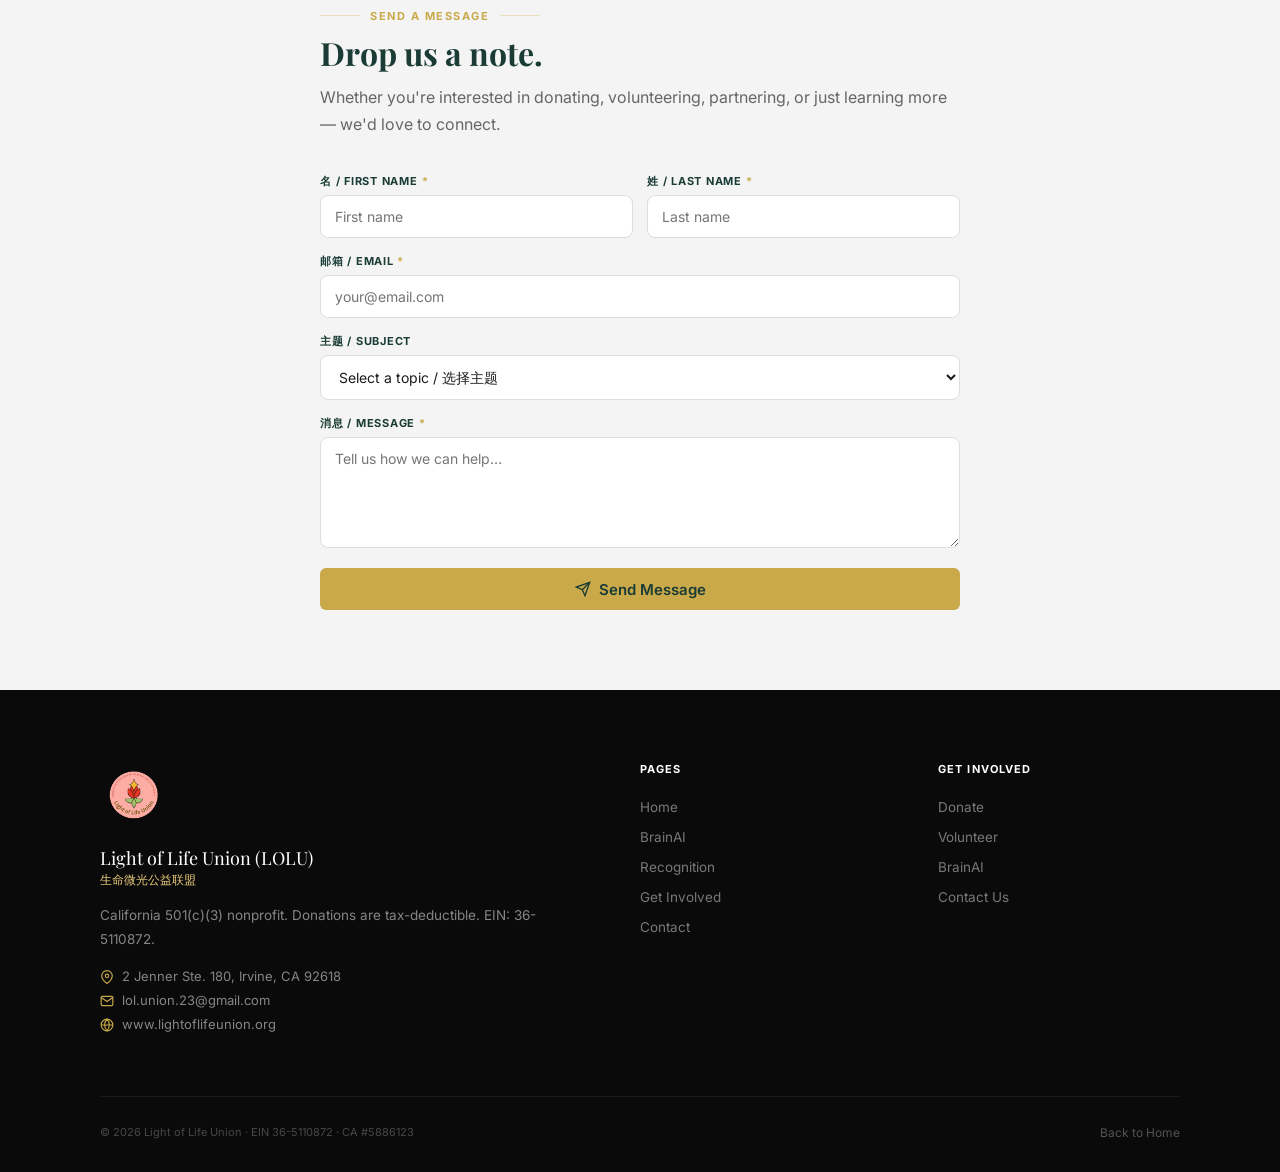
<file: contact.html>
<!DOCTYPE html>
<html lang="en">
<head>
<meta charset="UTF-8">
<meta name="viewport" content="width=device-width, initial-scale=1.0">
<meta name="description" content="Contact Light of Life Union (LOLU) — California 501(c)(3) nonprofit.">
<title>Contact Us — Light of Life Union (LOLU)</title>
<link rel="icon" href="images/logo-circle.png" type="image/png">
<link rel="preconnect" href="https://fonts.googleapis.com">
<link rel="preconnect" href="https://fonts.gstatic.com" crossorigin>
<link href="https://fonts.googleapis.com/css2?family=Playfair+Display:ital,wght@0,400;0,600;0,700;1,400&family=Inter:wght@300;400;500;600;700&display=swap" rel="stylesheet">
<link rel="stylesheet" href="style.css">
<style>
/* ── PAGE HERO ── */
.page-hero {
  background: var(--green); padding: 88px 48px 72px;
  text-align: center; position: relative; overflow: hidden;
}
.page-hero::before {
  content: ''; position: absolute; inset: 0;
  background: radial-gradient(ellipse at 60% 40%, rgba(201,169,74,.12) 0%, transparent 70%);
}
.page-hero .section-label { color: var(--gold2); margin-bottom: 16px; }
.page-hero h1 {
  font-family: 'Playfair Display', serif;
  font-size: clamp(28px, 4vw, 52px); color: #fff;
  line-height: 1.1; margin-bottom: 18px;
}
.page-hero p { font-size: 16px; color: rgba(255,255,255,.72); max-width: 560px; margin: 0 auto; line-height: 1.7; }

/* ── CONTACT CARDS ── */
.contact-overview { background: var(--light); padding: 80px 48px; }
.contact-overview-inner { max-width: var(--max); margin: 0 auto; }
.contact-cards-grid {
  display: grid; grid-template-columns: repeat(3, 1fr); gap: 24px;
  max-width: 900px; margin: 0 auto 64px;
}
.contact-card-big {
  background: #fff; border-radius: var(--r); padding: 36px 28px;
  box-shadow: var(--shadow); text-align: center; border-top: 3px solid var(--gold);
  transition: .25s;
}
.contact-card-big:hover { transform: translateY(-4px); box-shadow: var(--shadow2); }
.contact-card-big .cc-icon {
  width: 56px; height: 56px; border-radius: 14px;
  background: rgba(201,169,74,.1); color: var(--gold);
  display: flex; align-items: center; justify-content: center;
  margin: 0 auto 18px;
}
.contact-card-big .cc-icon svg { width: 26px; height: 26px; }
.contact-card-big h3 { font-family: 'Playfair Display', serif; font-size: 16px; color: var(--green); margin-bottom: 8px; }
.contact-card-big p, .contact-card-big a { font-size: 14px; color: var(--muted); line-height: 1.6; }
.contact-card-big a { color: var(--green); font-weight: 600; }
.contact-card-big a:hover { color: var(--gold); }

/* ── TEAM SECTION ── */
.team-section { background: #fff; padding: 80px 48px; }
.team-inner { max-width: var(--max); margin: 0 auto; }
.team-placeholder {
  display: grid; grid-template-columns: repeat(4, 1fr); gap: 28px;
  margin-top: 48px;
}
.team-card {
  background: var(--light); border-radius: var(--r);
  padding: 28px 20px; text-align: center; border-top: 3px solid rgba(201,169,74,.3);
}
.team-avatar {
  width: 80px; height: 80px; border-radius: 50%;
  background: var(--cream); border: 2px solid rgba(201,169,74,.3);
  margin: 0 auto 14px; display: flex; align-items: center; justify-content: center;
  color: var(--gold); overflow: hidden;
}
.team-avatar img { width: 100%; height: 100%; object-fit: cover; }
.team-avatar svg { width: 36px; height: 36px; opacity: .5; }
.team-card .tc-name { font-weight: 700; font-size: 14px; color: var(--green); margin-bottom: 3px; }
.team-card .tc-role { font-size: 12px; color: var(--gold); font-weight: 600; text-transform: uppercase; letter-spacing: .06em; margin-bottom: 6px; }
.team-card .tc-dept { font-size: 12px; color: var(--muted); line-height: 1.4; }
.team-card .tc-email { font-size: 12px; margin-top: 10px; display: block; color: var(--green); font-weight: 600; }
.team-card .tc-email:hover { color: var(--gold); }
.team-coming {
  background: var(--cream); border: 2px dashed rgba(201,169,74,.4);
  border-radius: var(--r); padding: 48px 32px; text-align: center;
  color: var(--muted); margin-top: 48px;
}
.team-coming p { font-size: 14px; line-height: 1.7; }

/* ── CONTACT FORM ── */
.contact-form-section { background: var(--light); padding: 80px 48px; }
.contact-form-inner { max-width: 640px; margin: 0 auto; }
.contact-form-inner h2 { font-family: 'Playfair Display', serif; font-size: 32px; color: var(--green); margin-bottom: 10px; }
.contact-form-inner > p { color: var(--muted); margin-bottom: 36px; line-height: 1.7; }
.cf-form .form-group { display: flex; flex-direction: column; gap: 6px; margin-bottom: 16px; }
.cf-form .form-group label { font-size: 11px; font-weight: 700; letter-spacing: .07em; text-transform: uppercase; color: var(--green); }
.cf-form .form-group input,
.cf-form .form-group select,
.cf-form .form-group textarea {
  background: #fff; border: 1.5px solid #ddd; border-radius: 8px;
  padding: 12px 14px; font-size: 14px; font-family: inherit;
  color: var(--dark); transition: .2s;
}
.cf-form .form-group input:focus,
.cf-form .form-group select:focus,
.cf-form .form-group textarea:focus { border-color: var(--green); outline: none; box-shadow: 0 0 0 3px rgba(26,60,52,.08); }
.cf-form .form-group textarea { resize: vertical; width: 100%; box-sizing: border-box; }
.cf-form .form-row { display: grid; grid-template-columns: 1fr 1fr; gap: 14px; }
.cf-req { color: var(--gold); font-weight: 700; }
.cf-error { color: #d94040; font-size: 13px; padding: 10px 14px; background: rgba(217,64,64,.08); border: 1px solid rgba(217,64,64,.2); border-radius: 6px; margin-bottom: 12px; display: none; }
.cf-success { display: none; align-items: center; gap: 14px; background: rgba(91,160,106,.1); border: 1px solid rgba(91,160,106,.35); border-radius: 10px; padding: 24px; margin-top: 16px; }
.cf-success svg { width: 32px; height: 32px; color: #5BA06A; flex-shrink: 0; }
.cf-success p { color: var(--green); font-size: 15px; line-height: 1.6; margin: 0; font-weight: 600; }

/* ── RESPONSIVE ── */
@media (max-width: 900px) {
  .page-hero { padding: 64px 24px 56px; }
  .contact-overview, .team-section, .contact-form-section { padding: 60px 20px; }
  .contact-cards-grid { grid-template-columns: 1fr; max-width: 400px; }
  .team-placeholder { grid-template-columns: 1fr 1fr; }
  .cf-form .form-row { grid-template-columns: 1fr; }
}
@media (max-width: 560px) {
  .team-placeholder { grid-template-columns: 1fr; }
}
</style>
</head>
<body>

<!-- ══ NAV ══ -->
<nav class="site-nav">
  <a class="nav-brand" href="index.html">
    <img class="nav-logo" src="images/logo-circle.png" alt="LOLU">
    <div class="nav-brand-text">
      <span class="nav-brand-name">Light of Life Union</span>
      <span class="nav-brand-sub">生命微光公益联盟 · 501(c)(3)</span>
    </div>
  </a>
  <button class="nav-toggle" onclick="document.getElementById('nav-menu').classList.toggle('open')" aria-label="Menu">
    <span></span><span></span><span></span>
  </button>
  <ul class="nav-center" id="nav-menu" style="margin-left:auto">
    <li><a href="index.html"><span class="en">Home</span><span class="zh">首页</span></a></li>
    <li><a href="brainai.html"><span class="en">BrainAI</span><span class="zh">脑机接口大赛</span></a></li>
    <li><a href="recognition.html"><span class="en">Recognition</span><span class="zh">表彰荣誉</span></a></li>
    <li><a href="volunteer.html"><span class="en">Get Involved</span><span class="zh">参与我们</span></a></li>
    <li><a href="contact.html" class="active"><span class="en">Contact</span><span class="zh">联系我们</span></a></li>
  </ul>
  <div class="nav-right">
    <a href="https://www.zeffy.com/en-US/donation-form/light-of-life-union-lolu" target="_blank" class="nav-donate">
      <span class="en">Donate</span><span class="zh">捐款</span>
    </a>
  </div>
</nav>

<!-- ══ PAGE HERO ══ -->
<section class="page-hero">
  <div class="section-label"><span class="en">Get in Touch</span><span class="zh">联系我们</span></div>
  <h1><span class="en">We'd love to hear from you.</span><span class="zh">我们期待您的联系。</span></h1>
  <p><span class="en">Questions about programs, partnerships, or volunteering? Reach out — we respond within 3–5 business days.</span><span class="zh">有关项目、合作或志愿服务的问题？请联系我们——我们在3-5个工作日内回复。</span></p>
</section>

<!-- ══ CONTACT OVERVIEW ══ -->
<section class="contact-overview">
  <div class="contact-overview-inner">
    <div class="section-header" style="margin-bottom:48px">
      <div class="section-label"><span class="en">Reach Us</span><span class="zh">联系方式</span></div>
      <h2><span class="en">We're here to help.</span><span class="zh">我们随时为您服务。</span></h2>
    </div>
    <div class="contact-cards-grid">
      <div class="contact-card-big">
        <div class="cc-icon"><svg viewBox="0 0 24 24" fill="none" stroke="currentColor" stroke-width="1.8"><path d="M4 4h16c1.1 0 2 .9 2 2v12c0 1.1-.9 2-2 2H4c-1.1 0-2-.9-2-2V6c0-1.1.9-2 2-2z"/><polyline points="22,6 12,13 2,6"/></svg></div>
        <h3><span class="en">Email</span><span class="zh">邮箱</span></h3>
        <a href="mailto:lol.union.23@gmail.com">lol.union.23@gmail.com</a>
        <p style="margin-top:6px"><span class="en">3–5 business days response</span><span class="zh">3-5个工作日内回复</span></p>
      </div>
      <div class="contact-card-big">
        <div class="cc-icon"><svg viewBox="0 0 24 24" fill="none" stroke="currentColor" stroke-width="1.8"><path d="M21 10c0 7-9 13-9 13s-9-6-9-13a9 9 0 0 1 18 0z"/><circle cx="12" cy="10" r="3"/></svg></div>
        <h3><span class="en">Address</span><span class="zh">地址</span></h3>
        <p>2 Jenner Ste. 180<br>Irvine, CA 92618</p>
      </div>
      <div class="contact-card-big">
        <div class="cc-icon"><svg viewBox="0 0 24 24" fill="none" stroke="currentColor" stroke-width="1.8"><circle cx="12" cy="12" r="10"/><path d="M2 12h20M12 2a15.3 15.3 0 0 1 4 10 15.3 15.3 0 0 1-4 10 15.3 15.3 0 0 1-4-10 15.3 15.3 0 0 1 4-10z"/></svg></div>
        <h3><span class="en">Website</span><span class="zh">网站</span></h3>
        <a href="https://www.lightoflifeunion.org">lightoflifeunion.org</a>
        <p style="margin-top:6px">EIN: 36-5110872</p>
      </div>
    </div>
  </div>
</section>

<!-- ══ TEAM / DEPARTMENT CONTACTS ══ -->
<section class="team-section">
  <div class="team-inner">
    <div class="section-header" style="margin-bottom:0">
      <div class="section-label"><span class="en">Our Team</span><span class="zh">我们的团队</span></div>
      <h2><span class="en">Board, Advisors & Leadership</span><span class="zh">理事会、顾问与团队负责人</span></h2>
      <p><span class="en">Individual department contacts will be listed here once provided. Please reach out via email in the meantime.</span><span class="zh">各部门联系方式将在提供后列于此处。在此之前，请通过电子邮件与我们联系。</span></p>
    </div>
    <div class="team-coming">
      <svg viewBox="0 0 24 24" fill="none" stroke="currentColor" stroke-width="1.5" width="40" height="40" style="color:var(--gold);margin:0 auto 16px;display:block"><path d="M17 21v-2a4 4 0 0 0-4-4H5a4 4 0 0 0-4 4v2"/><circle cx="9" cy="7" r="4"/><path d="M23 21v-2a4 4 0 0 0-3-3.87"/><path d="M16 3.13a4 4 0 0 1 0 7.75"/></svg>
      <p><span class="en"><strong>Team directory coming soon.</strong><br>Board members, advisors, and departmental contacts will be listed here with photos and contact information. Organized by LOLU leadership.</span><span class="zh"><strong>团队名录即将上线。</strong><br>理事会成员、顾问及各部门联系人将在此处列出，附照片和联系方式。由LOLU领导层整理。</span></p>
    </div>
  </div>
</section>

<!-- ══ CONTACT FORM ══ -->
<section class="contact-form-section">
  <div class="contact-form-inner">
    <div class="section-label" style="text-align:left;margin-bottom:8px"><span class="en">Send a Message</span><span class="zh">发送消息</span></div>
    <h2><span class="en">Drop us a note.</span><span class="zh">给我们留言。</span></h2>
    <p><span class="en">Whether you're interested in donating, volunteering, partnering, or just learning more — we'd love to connect.</span><span class="zh">无论您有意捐款、志愿服务、合作还是只是想了解更多——我们期待与您连接。</span></p>
    <form class="cf-form" action="https://formspree.io/f/xbdvyvrg" method="POST" id="cf-form" novalidate>
      <input type="hidden" name="_subject" value="Contact Inquiry — LOLU Website">
      <div class="form-row cf-row" style="display:grid;grid-template-columns:1fr 1fr;gap:14px">
        <div class="form-group">
          <label for="cf-first">名 / First Name <span class="cf-req">*</span></label>
          <input type="text" id="cf-first" name="first_name" placeholder="First name" required>
        </div>
        <div class="form-group">
          <label for="cf-last">姓 / Last Name <span class="cf-req">*</span></label>
          <input type="text" id="cf-last" name="last_name" placeholder="Last name" required>
        </div>
      </div>
      <div class="form-group">
        <label for="cf-email">邮箱 / Email <span class="cf-req">*</span></label>
        <input type="email" id="cf-email" name="email" placeholder="your@email.com" required>
      </div>
      <div class="form-group">
        <label for="cf-subject">主题 / Subject</label>
        <select id="cf-subject" name="subject">
          <option value="">Select a topic / 选择主题</option>
          <option value="Donation">Donation / 捐款</option>
          <option value="Volunteer">Volunteer / 志愿服务</option>
          <option value="BrainAI">BrainAI Championship</option>
          <option value="Partnership">Partnership / 合作</option>
          <option value="Media">Media / Press / 媒体</option>
          <option value="Other">Other / 其他</option>
        </select>
      </div>
      <div class="form-group">
        <label for="cf-msg">消息 / Message <span class="cf-req">*</span></label>
        <textarea id="cf-msg" name="message" rows="5" placeholder="Tell us how we can help…" required></textarea>
      </div>
      <div class="cf-error" id="cf-error"></div>
      <button type="submit" class="btn btn-gold" style="width:100%;justify-content:center;margin-top:4px">
        <svg viewBox="0 0 24 24" fill="none" stroke="currentColor" stroke-width="2"><line x1="22" y1="2" x2="11" y2="13"/><polygon points="22 2 15 22 11 13 2 9 22 2"/></svg>
        <span class="en">Send Message</span><span class="zh">发送消息</span>
      </button>
    </form>
    <div class="cf-success" id="cf-success">
      <svg viewBox="0 0 24 24" fill="none" stroke="currentColor" stroke-width="2"><circle cx="12" cy="12" r="10"/><polyline points="9 12 11 14 15 10"/></svg>
      <p><span class="en">Message sent! We'll get back to you within 3–5 business days.</span><span class="zh">消息已发送！我们将在3-5个工作日内回复您。</span></p>
    </div>
  </div>
</section>

<!-- ══ FOOTER ══ -->
<footer class="site-footer">
  <div class="footer-inner">
    <div class="footer-grid">
      <div class="footer-brand">
        <img class="footer-brand-logo" src="images/logo-circle.png" alt="LOLU">
        <div class="footer-name">Light of Life Union (LOLU)</div>
        <div class="footer-name-zh">生命微光公益联盟</div>
        <p><span class="en">California 501(c)(3) nonprofit. Donations are tax-deductible. EIN: 36-5110872.</span><span class="zh">加州501(c)(3)非营利组织。捐款可抵税。EIN: 36-5110872。</span></p>
        <ul class="footer-contact">
          <li><svg viewBox="0 0 24 24" fill="none" stroke="currentColor" stroke-width="2"><path d="M21 10c0 7-9 13-9 13s-9-6-9-13a9 9 0 0 1 18 0z"/><circle cx="12" cy="10" r="3"/></svg> 2 Jenner Ste. 180, Irvine, CA 92618</li>
          <li><svg viewBox="0 0 24 24" fill="none" stroke="currentColor" stroke-width="2"><path d="M4 4h16c1.1 0 2 .9 2 2v12c0 1.1-.9 2-2 2H4c-1.1 0-2-.9-2-2V6c0-1.1.9-2 2-2z"/><polyline points="22,6 12,13 2,6"/></svg><a href="mailto:lol.union.23@gmail.com">lol.union.23@gmail.com</a></li>
          <li><svg viewBox="0 0 24 24" fill="none" stroke="currentColor" stroke-width="2"><circle cx="12" cy="12" r="10"/><path d="M2 12h20M12 2a15.3 15.3 0 0 1 4 10 15.3 15.3 0 0 1-4 10 15.3 15.3 0 0 1-4-10 15.3 15.3 0 0 1 4-10z"/></svg><a href="https://www.lightoflifeunion.org">www.lightoflifeunion.org</a></li>
        </ul>
      </div>
      <div class="footer-col">
        <h4><span class="en">Pages</span><span class="zh">页面</span></h4>
        <ul>
          <li><a href="index.html"><span class="en">Home</span><span class="zh">首页</span></a></li>
          <li><a href="brainai.html">BrainAI</a></li>
          <li><a href="recognition.html"><span class="en">Recognition</span><span class="zh">荣誉</span></a></li>
          <li><a href="volunteer.html"><span class="en">Get Involved</span><span class="zh">参与</span></a></li>
          <li><a href="contact.html"><span class="en">Contact</span><span class="zh">联系</span></a></li>
        </ul>
      </div>
      <div class="footer-col">
        <h4><span class="en">Get Involved</span><span class="zh">参与我们</span></h4>
        <ul>
          <li><a href="https://www.zeffy.com/en-US/donation-form/light-of-life-union-lolu" target="_blank"><span class="en">Donate</span><span class="zh">捐款</span></a></li>
          <li><a href="volunteer.html"><span class="en">Volunteer</span><span class="zh">志愿者</span></a></li>
          <li><a href="brainai.html">BrainAI</a></li>
          <li><a href="contact.html"><span class="en">Contact Us</span><span class="zh">联系我们</span></a></li>
        </ul>
      </div>
    </div>
    <div class="footer-bottom">
      <span class="footer-ein">© <span class="cy"></span> Light of Life Union · EIN 36-5110872 · CA #5886123</span>
      <div class="footer-bottom-links"><a href="index.html"><span class="en">Back to Home</span><span class="zh">返回首页</span></a></div>
    </div>
  </div>
</footer>

<!-- Floating language toggle -->
<button class="lang-float" id="lang-float-btn" onclick="toggleLangFloat()" title="Switch language">
  <span id="lang-float-label">中文</span>
</button>

<script>
function setLang(lang) {
  document.body.classList.toggle('lang-zh', lang === 'zh');
  document.documentElement.lang = lang === 'zh' ? 'zh' : 'en';
  localStorage.setItem('lolu-lang', lang);
}
(function(){ var s = localStorage.getItem('lolu-lang') || 'en'; if (s === 'zh') setLang('zh'); })();

/* Dynamic year */
document.querySelectorAll('.cy').forEach(function(el){ el.textContent = new Date().getFullYear(); });

/* Floating lang toggle */
function toggleLangFloat(){
  var isZh = document.body.classList.contains('lang-zh');
  setLang(isZh ? 'en' : 'zh');
  document.getElementById('lang-float-label').textContent = isZh ? '中文' : 'EN';
}
(function(){
  var s = localStorage.getItem('lolu-lang') || 'en';
  document.getElementById('lang-float-label').textContent = s === 'zh' ? 'EN' : '中文';
})();

/* Contact form AJAX */
var cfForm = document.getElementById('cf-form');
if (cfForm) {
  cfForm.addEventListener('submit', function(e) {
    e.preventDefault();
    var errEl = document.getElementById('cf-error');
    var successEl = document.getElementById('cf-success');
    errEl.style.display = 'none';
    var email = document.getElementById('cf-email').value;
    if (!/^[^\s@]+@[^\s@]+\.[^\s@]+$/.test(email)) {
      errEl.textContent = 'Please enter a valid email address.';
      errEl.style.display = 'block'; return;
    }
    var btn = cfForm.querySelector('button[type=submit]');
    btn.disabled = true; btn.style.opacity = '0.7';
    var data = new FormData(cfForm);
    fetch(cfForm.action, { method: 'POST', body: data, headers: { 'Accept': 'application/json' }})
    .then(function(r) {
      if (r.ok) { cfForm.style.display = 'none'; successEl.style.display = 'flex'; }
      else { errEl.textContent = 'Submission failed. Please email lol.union.23@gmail.com.'; errEl.style.display = 'block'; btn.disabled = false; btn.style.opacity = '1'; }
    }).catch(function() {
      errEl.textContent = 'Network error. Please try again.'; errEl.style.display = 'block'; btn.disabled = false; btn.style.opacity = '1';
    });
  });
}
</script>
</body>
</html>
</file>
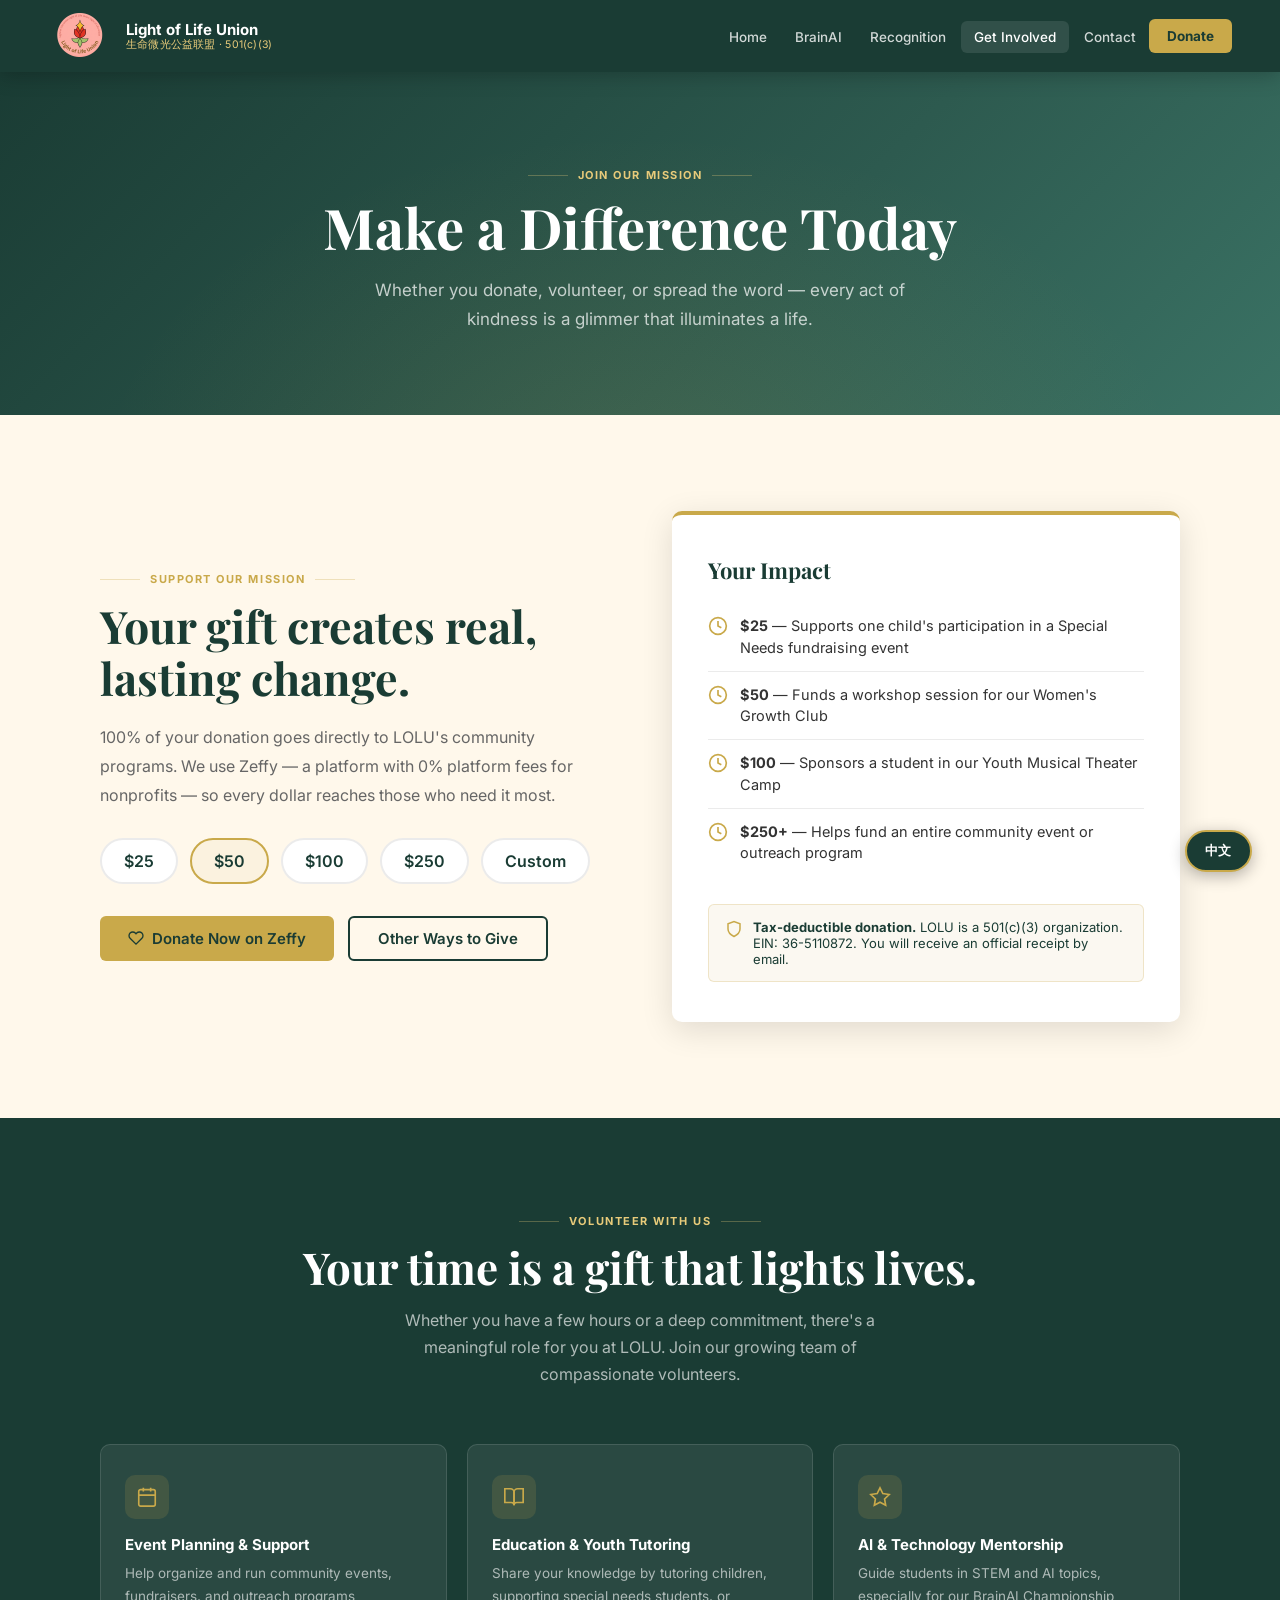
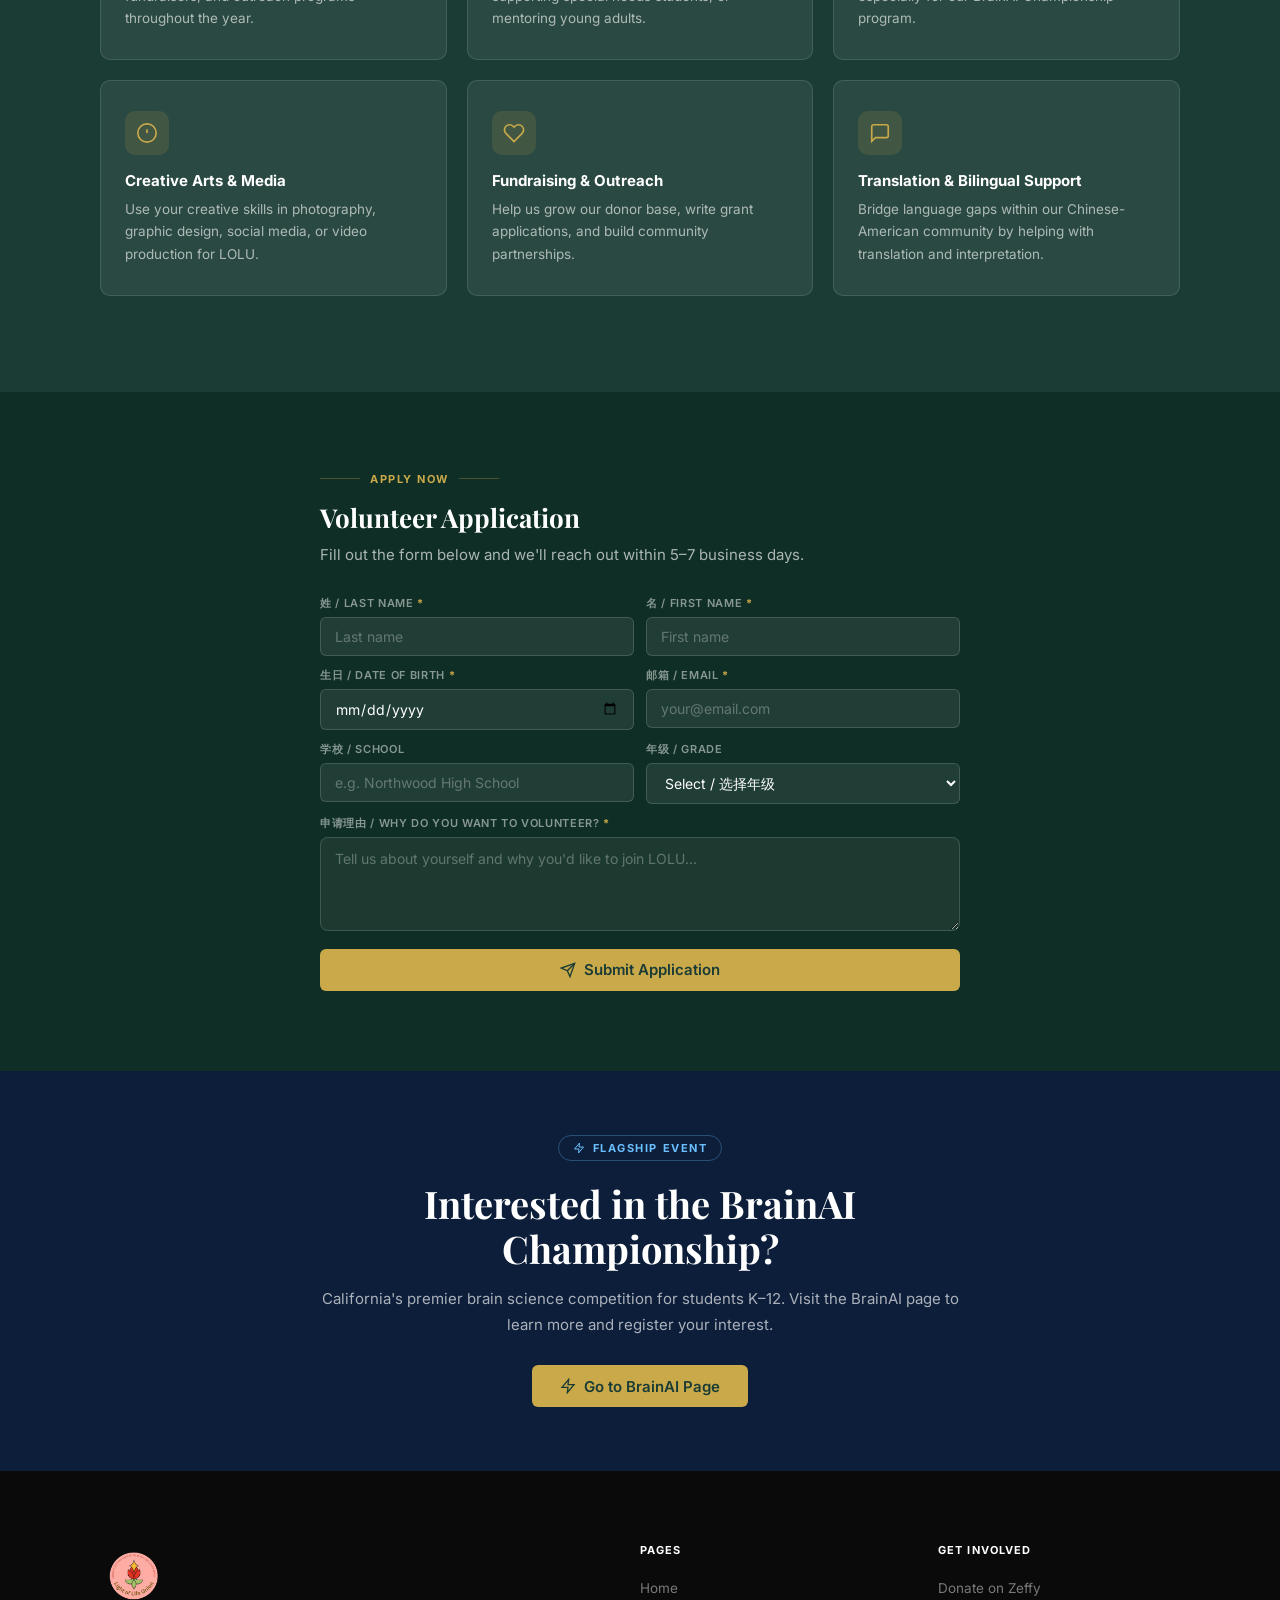
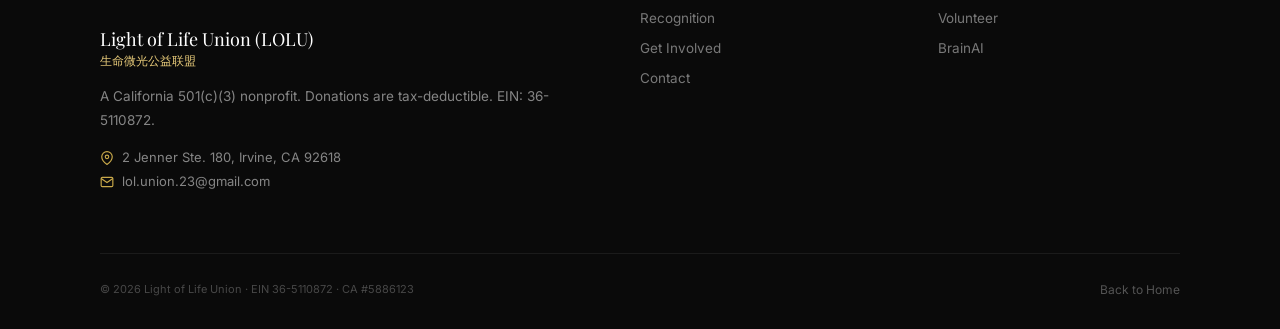
<file: volunteer.html>
<!DOCTYPE html>
<html lang="en">
<head>
<meta charset="UTF-8">
<meta name="viewport" content="width=device-width, initial-scale=1.0">
<title>Get Involved — Light of Life Union (LOLU)</title>
<link rel="icon" href="images/logo-circle.png" type="image/png">
<link rel="preconnect" href="https://fonts.googleapis.com">
<link rel="preconnect" href="https://fonts.gstatic.com" crossorigin>
<link href="https://fonts.googleapis.com/css2?family=Playfair+Display:ital,wght@0,400;0,600;0,700;1,400&family=Inter:wght@300;400;500;600;700&display=swap" rel="stylesheet">
<link rel="stylesheet" href="style.css">
<style>
/* PAGE HERO */
.page-hero {
  background: linear-gradient(135deg, var(--green) 0%, var(--green2) 60%, #3A7264 100%);
  padding: 96px 40px 80px; text-align: center; position: relative; overflow: hidden;
}
.page-hero::before { content: ''; position: absolute; inset: 0; background: radial-gradient(ellipse at 50% 120%, rgba(201,169,74,.12) 0%, transparent 60%); }
.page-hero .section-label { justify-content: center; color: var(--gold2); position: relative; }
.page-hero h1 { font-family: 'Playfair Display', serif; font-size: clamp(32px,5vw,56px); color: #fff; margin-bottom: 18px; line-height: 1.1; position: relative; }
.page-hero p { font-size: 17px; color: rgba(255,255,255,.72); max-width: 560px; margin: 0 auto; line-height: 1.75; position: relative; }

/* DONATE SECTION */
.donate-section { background: var(--cream); padding: 96px 40px; }
.donate-inner { max-width: var(--max); margin: 0 auto; display: grid; grid-template-columns: 1fr 1fr; gap: 64px; align-items: center; }
.donate-left h2 { font-family: 'Playfair Display', serif; font-size: clamp(28px,3.5vw,46px); color: var(--green); margin-bottom: 20px; line-height: 1.15; }
.donate-left > p { font-size: 16px; line-height: 1.8; color: var(--muted); margin-bottom: 28px; }
.donate-amounts { display: flex; flex-wrap: wrap; gap: 12px; margin-bottom: 32px; }
.amount-chip {
  padding: 11px 22px; border: 2px solid var(--border); border-radius: 30px;
  font-size: 16px; font-weight: 600; color: var(--green); cursor: pointer;
  transition: .2s; background: #fff;
}
.amount-chip:hover, .amount-chip.sel { border-color: var(--gold); background: rgba(201,169,74,.08); color: var(--green); }
.donate-btns { display: flex; gap: 14px; flex-wrap: wrap; }
.donate-right { background: #fff; border-radius: var(--r); box-shadow: var(--shadow2); padding: 40px 36px; border-top: 4px solid var(--gold); }
.donate-right h3 { font-family: 'Playfair Display', serif; font-size: 22px; color: var(--green); margin-bottom: 18px; }
.impact-list { list-style: none; margin-bottom: 28px; }
.impact-list li { display: flex; align-items: flex-start; gap: 12px; padding: 12px 0; border-bottom: 1px solid var(--border); font-size: 14.5px; color: #333; line-height: 1.5; }
.impact-list li:last-child { border-bottom: none; }
.impact-list li svg { width: 20px; height: 20px; color: var(--gold); flex-shrink: 0; margin-top: 1px; }
.tax-note { background: rgba(201,169,74,.08); border: 1px solid rgba(201,169,74,.25); border-radius: var(--r2); padding: 14px 16px; font-size: 13px; color: var(--green); display: flex; align-items: flex-start; gap: 10px; }
.tax-note svg { width: 18px; height: 18px; color: var(--gold); flex-shrink: 0; margin-top: 1px; }

/* VOLUNTEER */
.volunteer-section { background: var(--green); padding: 96px 40px; }
.vol-inner { max-width: var(--max); margin: 0 auto; }
.vol-roles { display: grid; grid-template-columns: repeat(3,1fr); gap: 20px; margin-top: 48px; }
.role-card {
  background: rgba(255,255,255,.07); border: 1px solid rgba(255,255,255,.12);
  border-radius: var(--r); padding: 30px 24px; transition: .25s;
}
.role-card:hover { background: rgba(255,255,255,.12); transform: translateY(-3px); }
.role-icon { width: 44px; height: 44px; border-radius: 10px; background: rgba(201,169,74,.15); display: flex; align-items: center; justify-content: center; margin-bottom: 16px; color: var(--gold); }
.role-icon svg { width: 22px; height: 22px; }
.role-card h3 { font-size: 15px; font-weight: 700; color: #fff; margin-bottom: 8px; }
.role-card p { font-size: 13.5px; color: rgba(255,255,255,.62); line-height: 1.65; }
.vol-cta { text-align: center; margin-top: 56px; }
.vol-cta p { color: rgba(255,255,255,.6); font-size: 14px; margin-top: 14px; }

/* BrainAI section moved to brainai.html */
.coming-soon { display: inline-block; background: rgba(106,191,255,.1); color: var(--blue2); border: 1px solid rgba(106,191,255,.3); font-size: 11px; font-weight: 700; letter-spacing: .1em; text-transform: uppercase; padding: 5px 14px; border-radius: 20px; margin-bottom: 24px; }
.brainai-content > p { font-size: 15px; line-height: 1.75; color: rgba(255,255,255,.7); margin-bottom: 24px; }

/* INTEREST FORM */
.form-row { display: grid; grid-template-columns: 1fr 1fr; gap: 12px; margin-bottom: 12px; }
.form-group { display: flex; flex-direction: column; gap: 6px; }
.form-group label { font-size: 11px; font-weight: 600; letter-spacing: .06em; text-transform: uppercase; color: rgba(255,255,255,.5); }
.form-group input, .form-group select {
  background: rgba(255,255,255,.08); border: 1px solid rgba(255,255,255,.15);
  border-radius: var(--r2); padding: 10px 14px; color: #fff;
  font-size: 14px; font-family: inherit; transition: .2s; outline: none;
}
.form-group input::placeholder { color: rgba(255,255,255,.3); }
.form-group input:focus, .form-group select:focus { border-color: var(--blue2); background: rgba(255,255,255,.12); }
.form-group select option { background: var(--navy2); color: #fff; }
.form-full { grid-column: 1 / -1; }

/* CONTACT */

/* RESPONSIVE */
@media (max-width: 900px) {
  .page-hero { padding: 72px 24px 60px; }
  .donate-inner { grid-template-columns: 1fr; gap: 40px; }

  .donate-section, .volunteer-section,   .vol-roles { grid-template-columns: 1fr 1fr; }
  .form-row { grid-template-columns: 1fr; }
}
@media (max-width: 560px) {
  .vol-roles { grid-template-columns: 1fr; }
  .donate-right { padding: 28px 20px; }
    }

/* ── VOLUNTEER FORM ── */
.vol-apply { background: #0f2e25; padding: 80px 40px; }
.vol-apply-inner { max-width: 640px; margin: 0 auto; }
.vol-apply h3 { font-family: 'Playfair Display', serif; font-size: 26px; color: #fff; margin-bottom: 10px; }
.vol-apply > .vol-apply-inner > p { color: rgba(255,255,255,.65); margin-bottom: 32px; font-size: 15px; }
.vol-form .form-group textarea {
  background: rgba(255,255,255,.06); border: 1px solid rgba(255,255,255,.15);
  border-radius: 8px; padding: 12px 14px; color: #fff;
  font-size: 14px; font-family: inherit; resize: vertical; width: 100%; box-sizing: border-box;
}
.vol-form .form-group textarea::placeholder { color: rgba(255,255,255,.3); }
.vol-form .form-group textarea:focus { border-color: var(--gold); outline: none; background: rgba(255,255,255,.1); }
.req { color: var(--gold); font-weight: 700; }
.form-error { color: #ff8f8f; font-size: 13px; padding: 10px 14px; background: rgba(255,80,80,.1); border: 1px solid rgba(255,80,80,.2); border-radius: 6px; margin-bottom: 8px; }
.form-success { display: flex; align-items: center; gap: 14px; background: rgba(91,160,106,.15); border: 1px solid rgba(91,160,106,.35); border-radius: 10px; padding: 24px; }
.form-success svg { width: 32px; height: 32px; color: #5BA06A; flex-shrink: 0; }
.form-success p { color: rgba(255,255,255,.85); font-size: 15px; line-height: 1.6; margin: 0; }
@media (max-width: 900px) { .vol-apply { padding: 60px 20px; } }
</style>
</head>
<body>

<!-- NAV -->
<nav class="site-nav">
  <a class="nav-brand" href="index.html">
    <img class="nav-logo" src="images/logo-circle.png" alt="LOLU">
    <div class="nav-brand-text">
      <span class="nav-brand-name">Light of Life Union</span>
      <span class="nav-brand-sub">生命微光公益联盟 · 501(c)(3)</span>
    </div>
  </a>
  <button class="nav-toggle" onclick="document.getElementById('nav-menu').classList.toggle('open')" aria-label="Menu">
    <span></span><span></span><span></span>
  </button>
  <ul class="nav-center" id="nav-menu" style="margin-left:auto">
    <li><a href="index.html"><span class="en">Home</span><span class="zh">首页</span></a></li>
    <li><a href="brainai.html">BrainAI</a></li>
    <li><a href="recognition.html"><span class="en">Recognition</span><span class="zh">表彰荣誉</span></a></li>
    <li><a href="volunteer.html" class="active"><span class="en">Get Involved</span><span class="zh">参与我们</span></a></li>
    <li><a href="contact.html"><span class="en">Contact</span><span class="zh">联系我们</span></a></li>
  </ul>
  <div class="nav-right">
    <a href="https://www.zeffy.com/en-US/donation-form/light-of-life-union-lolu" target="_blank" class="nav-donate">
      <span class="en">Donate</span><span class="zh">捐款</span>
    </a>
  </div>
</nav>

<!-- PAGE HERO -->
<section class="page-hero">
  <div class="section-label"><span class="en">Join Our Mission</span><span class="zh">加入我们的使命</span></div>
  <h1><span class="en">Make a Difference Today</span><span class="zh">今天就创造改变</span></h1>
  <p><span class="en">Whether you donate, volunteer, or spread the word — every act of kindness is a glimmer that illuminates a life.</span><span class="zh">无论是捐款、志愿服务还是传播我们的故事——每一个善举都是点亮生命的微光。</span></p>
</section>

<!-- DONATE -->
<section class="donate-section" id="donate">
  <div class="donate-inner">
    <div class="donate-left">
      <div class="section-label"><span class="en">Support Our Mission</span><span class="zh">支持我们的使命</span></div>
      <h2><span class="en">Your gift creates real, lasting change.</span><span class="zh">您的捐赠创造真实持久的改变。</span></h2>
      <p><span class="en">100% of your donation goes directly to LOLU's community programs. We use Zeffy — a platform with 0% platform fees for nonprofits — so every dollar reaches those who need it most.</span><span class="zh">您捐款的100%直接用于LOLU的社区项目。我们使用Zeffy——一个对非营利组织0%手续费的平台——确保每一分钱都用在最需要的人身上。</span></p>
      <div class="donate-amounts">
        <div class="amount-chip">$25</div>
        <div class="amount-chip sel">$50</div>
        <div class="amount-chip">$100</div>
        <div class="amount-chip">$250</div>
        <div class="amount-chip"><span class="en">Custom</span><span class="zh">自定义</span></div>
      </div>
      <div class="donate-btns">
        <a href="https://www.zeffy.com/en-US/donation-form/light-of-life-union-lolu" target="_blank" class="btn btn-gold">
          <svg viewBox="0 0 24 24" fill="none" stroke="currentColor" stroke-width="2"><path d="M20.84 4.61a5.5 5.5 0 0 0-7.78 0L12 5.67l-1.06-1.06a5.5 5.5 0 0 0-7.78 7.78l1.06 1.06L12 21.23l7.78-7.78 1.06-1.06a5.5 5.5 0 0 0 0-7.78z"/></svg>
          <span class="en">Donate Now on Zeffy</span><span class="zh">通过Zeffy立即捐款</span>
        </a>
        <a href="https://mail.google.com/mail/?view=cm&to=lol.union.23%40gmail.com&su=Donation+Inquiry+%E2%80%94+LOLU" target="_blank" class="btn btn-outline-green">
          <span class="en">Other Ways to Give</span><span class="zh">其他捐助方式</span>
        </a>
      </div>
    </div>
    <div class="donate-right">
      <h3><span class="en">Your Impact</span><span class="zh">您的影响力</span></h3>
      <ul class="impact-list">
        <li>
          <svg viewBox="0 0 24 24" fill="none" stroke="currentColor" stroke-width="2"><circle cx="12" cy="12" r="10"/><polyline points="12 6 12 12 16 14"/></svg>
          <div><strong>$25</strong> — <span class="en">Supports one child's participation in a Special Needs fundraising event</span><span class="zh">资助一名特殊儿童参与募款活动</span></div>
        </li>
        <li>
          <svg viewBox="0 0 24 24" fill="none" stroke="currentColor" stroke-width="2"><circle cx="12" cy="12" r="10"/><polyline points="12 6 12 12 16 14"/></svg>
          <div><strong>$50</strong> — <span class="en">Funds a workshop session for our Women's Growth Club</span><span class="zh">资助女性成长俱乐部一次工作坊</span></div>
        </li>
        <li>
          <svg viewBox="0 0 24 24" fill="none" stroke="currentColor" stroke-width="2"><circle cx="12" cy="12" r="10"/><polyline points="12 6 12 12 16 14"/></svg>
          <div><strong>$100</strong> — <span class="en">Sponsors a student in our Youth Musical Theater Camp</span><span class="zh">赞助一名学生参加青少年音乐剧夏令营</span></div>
        </li>
        <li>
          <svg viewBox="0 0 24 24" fill="none" stroke="currentColor" stroke-width="2"><circle cx="12" cy="12" r="10"/><polyline points="12 6 12 12 16 14"/></svg>
          <div><strong>$250+</strong> — <span class="en">Helps fund an entire community event or outreach program</span><span class="zh">帮助资助整个社区活动或外展项目</span></div>
        </li>
      </ul>
      <div class="tax-note">
        <svg viewBox="0 0 24 24" fill="none" stroke="currentColor" stroke-width="2"><path d="M12 22s8-4 8-10V5l-8-3-8 3v7c0 6 8 10 8 10z"/></svg>
        <span><span class="en"><strong>Tax-deductible donation.</strong> LOLU is a 501(c)(3) organization. EIN: 36-5110872. You will receive an official receipt by email.</span><span class="zh"><strong>捐款可抵税。</strong>LOLU是501(c)(3)组织。EIN: 36-5110872。您将通过电子邮件收到正式收据。</span></span>
      </div>
    </div>
  </div>
</section>

<!-- VOLUNTEER -->
<section class="volunteer-section" id="volunteer">
  <div class="vol-inner">
    <div class="section-header light">
      <div class="section-label"><span class="en">Volunteer With Us</span><span class="zh">成为我们的志愿者</span></div>
      <h2><span class="en">Your time is a gift that lights lives.</span><span class="zh">您的时间是点亮生命的礼物。</span></h2>
      <p><span class="en">Whether you have a few hours or a deep commitment, there's a meaningful role for you at LOLU. Join our growing team of compassionate volunteers.</span><span class="zh">无论您有几个小时还是长期投入，LOLU都有适合您的有意义角色。加入我们不断壮大的志愿者团队。</span></p>
    </div>
    <div class="vol-roles">
      <div class="role-card">
        <div class="role-icon"><svg viewBox="0 0 24 24" fill="none" stroke="currentColor" stroke-width="1.8"><rect x="3" y="4" width="18" height="18" rx="2"/><path d="M16 2v4M8 2v4M3 10h18"/></svg></div>
        <h3><span class="en">Event Planning & Support</span><span class="zh">活动策划与支持</span></h3>
        <p><span class="en">Help organize and run community events, fundraisers, and outreach programs throughout the year.</span><span class="zh">协助全年社区活动、募款及外展项目的组织和运营。</span></p>
      </div>
      <div class="role-card">
        <div class="role-icon"><svg viewBox="0 0 24 24" fill="none" stroke="currentColor" stroke-width="1.8"><path d="M2 3h6a4 4 0 0 1 4 4v14a3 3 0 0 0-3-3H2z"/><path d="M22 3h-6a4 4 0 0 0-4 4v14a3 3 0 0 1 3-3h7z"/></svg></div>
        <h3><span class="en">Education & Youth Tutoring</span><span class="zh">教育与青少年辅导</span></h3>
        <p><span class="en">Share your knowledge by tutoring children, supporting special needs students, or mentoring young adults.</span><span class="zh">通过辅导儿童、支持特殊需求学生或指导青少年来分享您的知识。</span></p>
      </div>
      <div class="role-card">
        <div class="role-icon"><svg viewBox="0 0 24 24" fill="none" stroke="currentColor" stroke-width="1.8"><polygon points="12 2 15.09 8.26 22 9.27 17 14.14 18.18 21.02 12 17.77 5.82 21.02 7 14.14 2 9.27 8.91 8.26 12 2"/></svg></div>
        <h3><span class="en">AI & Technology Mentorship</span><span class="zh">AI与科技辅导</span></h3>
        <p><span class="en">Guide students in STEM and AI topics, especially for our BrainAI Championship program.</span><span class="zh">在STEM和AI领域指导学生，特别是我们的BrainAI大赛项目。</span></p>
      </div>
      <div class="role-card">
        <div class="role-icon"><svg viewBox="0 0 24 24" fill="none" stroke="currentColor" stroke-width="1.8"><circle cx="12" cy="12" r="10"/><path d="M12 8v4m0 4h.01"/></svg></div>
        <h3><span class="en">Creative Arts & Media</span><span class="zh">创意艺术与媒体</span></h3>
        <p><span class="en">Use your creative skills in photography, graphic design, social media, or video production for LOLU.</span><span class="zh">将您的摄影、平面设计、社交媒体或视频制作技能用于LOLU。</span></p>
      </div>
      <div class="role-card">
        <div class="role-icon"><svg viewBox="0 0 24 24" fill="none" stroke="currentColor" stroke-width="1.8"><path d="M20.84 4.61a5.5 5.5 0 0 0-7.78 0L12 5.67l-1.06-1.06a5.5 5.5 0 0 0-7.78 7.78l1.06 1.06L12 21.23l7.78-7.78 1.06-1.06a5.5 5.5 0 0 0 0-7.78z"/></svg></div>
        <h3><span class="en">Fundraising & Outreach</span><span class="zh">募款与外展</span></h3>
        <p><span class="en">Help us grow our donor base, write grant applications, and build community partnerships.</span><span class="zh">帮助我们扩大捐助群体、撰写拨款申请并建立社区合作关系。</span></p>
      </div>
      <div class="role-card">
        <div class="role-icon"><svg viewBox="0 0 24 24" fill="none" stroke="currentColor" stroke-width="1.8"><path d="M21 15a2 2 0 0 1-2 2H7l-4 4V5a2 2 0 0 1 2-2h14a2 2 0 0 1 2 2z"/></svg></div>
        <h3><span class="en">Translation & Bilingual Support</span><span class="zh">翻译与双语支持</span></h3>
        <p><span class="en">Bridge language gaps within our Chinese-American community by helping with translation and interpretation.</span><span class="zh">通过翻译和口译帮助弥合华裔美国社区的语言障碍。</span></p>
      </div>
    </div>
  </div>
</section>

<!-- VOLUNTEER APPLICATION FORM -->
<section class="vol-apply" id="apply">
  <div class="vol-apply-inner">
    <div class="section-label" style="color:var(--gold)"><span class="en">Apply Now</span><span class="zh">立即申请</span></div>
    <h3><span class="en">Volunteer Application</span><span class="zh">志愿者申请表</span></h3>
    <p><span class="en">Fill out the form below and we'll reach out within 5–7 business days.</span><span class="zh">填写以下表格，我们将在5-7个工作日内与您联系。</span></p>
    <form class="vol-form" action="https://formspree.io/f/xbdvyvrg" method="POST" id="vol-form" novalidate>
      <input type="hidden" name="_subject" value="Volunteer Application — LOLU">
      <div class="form-row">
        <div class="form-group">
          <label for="vf-last">姓 / Last Name <span class="req">*</span></label>
          <input type="text" id="vf-last" name="last_name" placeholder="Last name" required>
        </div>
        <div class="form-group">
          <label for="vf-first">名 / First Name <span class="req">*</span></label>
          <input type="text" id="vf-first" name="first_name" placeholder="First name" required>
        </div>
      </div>
      <div class="form-row">
        <div class="form-group">
          <label for="vf-dob">生日 / Date of Birth <span class="req">*</span></label>
          <input type="date" id="vf-dob" name="date_of_birth" required>
        </div>
        <div class="form-group">
          <label for="vf-email">邮箱 / Email <span class="req">*</span></label>
          <input type="email" id="vf-email" name="email" placeholder="your@email.com" required>
        </div>
      </div>
      <div class="form-row">
        <div class="form-group">
          <label for="vf-school">学校 / School</label>
          <input type="text" id="vf-school" name="school" placeholder="e.g. Northwood High School">
        </div>
        <div class="form-group">
          <label for="vf-grade">年级 / Grade</label>
          <select id="vf-grade" name="grade">
            <option value="">Select / 选择年级</option>
            <option value="K-2">K – 2nd Grade</option>
            <option value="3-5">3rd – 5th Grade</option>
            <option value="6-8">6th – 8th Grade</option>
            <option value="9-12">9th – 12th Grade</option>
            <option value="College">College / 大学</option>
            <option value="Adult">Adult / 成人志愿者</option>
          </select>
        </div>
      </div>
      <div class="form-group" style="margin-bottom:14px">
        <label for="vf-reason">申请理由 / Why do you want to volunteer? <span class="req">*</span></label>
        <textarea id="vf-reason" name="reason" rows="4" placeholder="Tell us about yourself and why you'd like to join LOLU..." required></textarea>
      </div>
      <div id="vf-error" class="form-error" style="display:none"></div>
      <button type="submit" class="btn btn-gold" style="width:100%;justify-content:center;margin-top:4px">
        <svg viewBox="0 0 24 24" fill="none" stroke="currentColor" stroke-width="2"><line x1="22" y1="2" x2="11" y2="13"/><polygon points="22 2 15 22 11 13 2 9 22 2"/></svg>
        <span class="en">Submit Application</span><span class="zh">提交申请</span>
      </button>
    </form>
    <div id="vf-success" style="display:none;margin-top:20px" class="form-success">
      <svg viewBox="0 0 24 24" fill="none" stroke="currentColor" stroke-width="2"><circle cx="12" cy="12" r="10"/><polyline points="9 12 11 14 15 10"/></svg>
      <p><span class="en">Application received! We'll be in touch within 5–7 business days.</span><span class="zh">申请已收到！我们将在5-7个工作日内与您联系。</span></p>
    </div>
  </div>
</section>

<!-- BRAINAI LINK BANNER -->
<section style="background:var(--navy);padding:64px 48px;text-align:center">
  <div style="max-width:640px;margin:0 auto">
    <div style="display:inline-flex;align-items:center;gap:8px;font-size:11px;font-weight:700;letter-spacing:.14em;text-transform:uppercase;color:#6ABFFF;border:1px solid rgba(106,191,255,.3);padding:5px 14px;border-radius:20px;margin-bottom:20px">
      <svg viewBox="0 0 24 24" fill="none" stroke="currentColor" stroke-width="2" width="12" height="12"><polygon points="13 2 3 14 12 14 11 22 21 10 12 10 13 2"/></svg>
      <span class="en">Flagship Event</span><span class="zh">旗舰赛事</span>
    </div>
    <h2 style="font-family:'Playfair Display',serif;font-size:clamp(22px,3vw,38px);color:#fff;margin-bottom:14px;line-height:1.2">
      <span class="en">Interested in the BrainAI Championship?</span><span class="zh">对BrainAI脑机接口大赛感兴趣？</span>
    </h2>
    <p style="color:rgba(255,255,255,.65);font-size:15px;line-height:1.7;margin-bottom:28px">
      <span class="en">California's premier brain science competition for students K–12. Visit the BrainAI page to learn more and register your interest.</span>
      <span class="zh">加州旗舰脑科学竞赛，面向K-12学生。前往BrainAI专页了解详情并登记兴趣。</span>
    </p>
    <a href="brainai.html" class="btn btn-gold">
      <svg viewBox="0 0 24 24" fill="none" stroke="currentColor" stroke-width="2" width="16" height="16"><polygon points="13 2 3 14 12 14 11 22 21 10 12 10 13 2"/></svg>
      <span class="en">Go to BrainAI Page</span><span class="zh">前往BrainAI专页</span>
    </a>
  </div>
</section>

<!-- CONTACT -->


<!-- FOOTER -->
<footer class="site-footer">
  <div class="footer-inner">
    <div class="footer-grid">
      <div class="footer-brand">
        <img class="footer-brand-logo" src="images/logo-circle.png" alt="LOLU">
        <div class="footer-name">Light of Life Union (LOLU)</div>
        <div class="footer-name-zh">生命微光公益联盟</div>
        <p><span class="en">A California 501(c)(3) nonprofit. Donations are tax-deductible. EIN: 36-5110872.</span><span class="zh">加州501(c)(3)非营利组织。捐款可抵税。EIN: 36-5110872。</span></p>
        <ul class="footer-contact">
          <li><svg viewBox="0 0 24 24" fill="none" stroke="currentColor" stroke-width="2"><path d="M21 10c0 7-9 13-9 13s-9-6-9-13a9 9 0 0 1 18 0z"/><circle cx="12" cy="10" r="3"/></svg> 2 Jenner Ste. 180, Irvine, CA 92618</li>
          <li><svg viewBox="0 0 24 24" fill="none" stroke="currentColor" stroke-width="2"><path d="M4 4h16c1.1 0 2 .9 2 2v12c0 1.1-.9 2-2 2H4c-1.1 0-2-.9-2-2V6c0-1.1.9-2 2-2z"/><polyline points="22,6 12,13 2,6"/></svg><a href="mailto:lol.union.23@gmail.com">lol.union.23@gmail.com</a></li>
        </ul>
      </div>
      <div class="footer-col">
        <h4><span class="en">Pages</span><span class="zh">页面</span></h4>
        <ul>
          <li><a href="index.html"><span class="en">Home</span><span class="zh">首页</span></a></li>
          <li><a href="recognition.html"><span class="en">Recognition</span><span class="zh">荣誉</span></a></li>
          <li><a href="volunteer.html"><span class="en">Get Involved</span><span class="zh">参与</span></a></li>
          <li><a href="contact.html"><span class="en">Contact</span><span class="zh">联系</span></a></li>
        </ul>
      </div>
      <div class="footer-col">
        <h4><span class="en">Get Involved</span><span class="zh">参与我们</span></h4>
        <ul>
          <li><a href="https://www.zeffy.com/en-US/donation-form/light-of-life-union-lolu" target="_blank"><span class="en">Donate on Zeffy</span><span class="zh">通过Zeffy捐款</span></a></li>
          <li><a href="mailto:lol.union.23@gmail.com?subject=Volunteer Application"><span class="en">Volunteer</span><span class="zh">志愿者</span></a></li>
          <li><a href="#brainai">BrainAI</a></li>
        </ul>
      </div>
    </div>
    <div class="footer-bottom">
      <span class="footer-ein">© <span class="cy"></span> Light of Life Union · EIN 36-5110872 · CA #5886123</span>
      <div class="footer-bottom-links"><a href="index.html"><span class="en">Back to Home</span><span class="zh">返回首页</span></a></div>
    </div>
  </div>
</footer>

<script>
function setLang(lang) {
  document.body.classList.toggle('lang-zh', lang === 'zh');
  localStorage.setItem('lolu-lang', lang);
}
(function() { var s = localStorage.getItem('lolu-lang') || 'en'; if (s === 'zh') setLang('zh'); })();
// Show thank-you message if redirected back after Formspree submission
if (window.location.search.includes('submitted=1')) {
  var msg = document.createElement('div');
  msg.style.cssText = 'position:fixed;top:88px;left:50%;transform:translateX(-50%);background:#1A3C34;color:#fff;padding:14px 28px;border-radius:8px;font-weight:600;z-index:999;box-shadow:0 4px 20px rgba(0,0,0,.2)';
  msg.textContent = '✓ 提交成功！我们会尽快联系您。/ Submitted! We\'ll be in touch.';
  document.body.appendChild(msg);
  setTimeout(function(){ msg.style.opacity='0'; msg.style.transition='opacity .5s'; setTimeout(function(){ msg.remove(); },500); }, 4000);
}

/* Dynamic year */
document.querySelectorAll('.cy').forEach(function(el){ el.textContent = new Date().getFullYear(); });

/* Volunteer form AJAX */
var volForm = document.getElementById('vol-form');
if (volForm) {
  volForm.addEventListener('submit', function(e) {
    e.preventDefault();
    var errEl = document.getElementById('vf-error');
    var successEl = document.getElementById('vf-success');
    errEl.style.display = 'none';
    var email = document.getElementById('vf-email').value;
    if (!/^[^\s@]+@[^\s@]+\.[^\s@]+$/.test(email)) {
      errEl.textContent = 'Please enter a valid email address. / 请输入有效的电子邮件地址。';
      errEl.style.display = 'block'; return;
    }
    var btn = volForm.querySelector('button[type=submit]');
    btn.disabled = true; btn.style.opacity = '0.7';
    var data = new FormData(volForm);
    fetch(volForm.action, { method: 'POST', body: data, headers: { 'Accept': 'application/json' }})
    .then(function(r) {
      if (r.ok) { volForm.style.display = 'none'; successEl.style.display = 'flex'; }
      else { errEl.textContent = 'Submission failed. Please email lol.union.23@gmail.com.'; errEl.style.display = 'block'; btn.disabled = false; btn.style.opacity = '1'; }
    }).catch(function() {
      errEl.textContent = 'Network error. Please try again.'; errEl.style.display = 'block'; btn.disabled = false; btn.style.opacity = '1';
    });
  });
}
</script>

<!-- Floating language toggle -->
<button class="lang-float" id="lang-float-btn" onclick="toggleLangFloat()" title="Switch language">
  <span id="lang-float-label">中文</span>
</button>
<script>
function toggleLangFloat(){
  var isZh = document.body.classList.contains('lang-zh');
  setLang(isZh ? 'en' : 'zh');
  document.getElementById('lang-float-label').textContent = isZh ? '中文' : 'EN';
}
(function(){
  var s = localStorage.getItem('lolu-lang') || 'en';
  document.getElementById('lang-float-label').textContent = s === 'zh' ? 'EN' : '中文';
})();
</script>
</body>
</html>
</file>
<file: style.css>
/* ═══════════════════════════════════════════
   LOLU — Light of Life Union
   Shared stylesheet v2
   ═══════════════════════════════════════════ */

*, *::before, *::after { box-sizing: border-box; margin: 0; padding: 0; }
html { scroll-behavior: smooth; font-size: 16px; }
body { font-family: 'Inter', sans-serif; background: #fff; color: #1a1a1a; -webkit-font-smoothing: antialiased; }
img { display: block; max-width: 100%; }
a { text-decoration: none; }

/* ── DESIGN TOKENS ── */
:root {
  --green:   #1A3C34;
  --green2:  #2D5A4F;
  --green3:  #3A7264;
  --gold:    #C9A94A;
  --gold2:   #E8CB7A;
  --gold3:   #F5DFA0;
  --cream:   #FFF8EB;
  --cream2:  #F5EDD8;
  --navy:    #0D1E3A;
  --navy2:   #162844;
  --blue:    #4A9FD4;
  --blue2:   #6ABFFF;
  --muted:   #666;
  --light:   #f4f4f4;
  --border:  rgba(0,0,0,.08);
  --shadow:  0 2px 16px rgba(0,0,0,.08);
  --shadow2: 0 8px 32px rgba(0,0,0,.12);
  --r:       10px;
  --r2:      6px;
  --max:     1080px;
}

/* ── LAYOUT HELPERS ── */
.container { max-width: var(--max); margin: 0 auto; padding: 0 40px; }
.section-label {
  font-size: 11px; font-weight: 700; letter-spacing: .14em;
  text-transform: uppercase; color: var(--gold);
  display: flex; align-items: center; gap: 10px; margin-bottom: 14px;
}
.section-label::before, .section-label::after {
  content: ''; flex: 1; height: 1px; background: currentColor; opacity: .3; max-width: 40px;
}
.section-header { text-align: center; margin-bottom: 56px; }
.section-header .section-label { justify-content: center; }
.section-header h2 { font-family: 'Playfair Display', serif; font-size: clamp(26px,3.5vw,44px); color: var(--green); margin-bottom: 14px; line-height: 1.15; }
.section-header p { font-size: 16px; color: var(--muted); max-width: 520px; margin: 0 auto; line-height: 1.7; }
.section-header.light h2 { color: #fff; }
.section-header.light p { color: rgba(255,255,255,.65); }
.section-header.light .section-label { color: var(--gold2); }

/* ── BUTTONS ── */
.btn {
  display: inline-flex; align-items: center; gap: 8px;
  padding: 13px 28px; border-radius: var(--r2); font-size: 15px;
  font-weight: 600; transition: all .2s; border: none; cursor: pointer;
  font-family: inherit; line-height: 1;
}
.btn-gold  { background: var(--gold); color: var(--green); }
.btn-gold:hover  { background: var(--gold2); transform: translateY(-1px); box-shadow: 0 4px 16px rgba(201,169,74,.3); }
.btn-green { background: var(--green); color: #fff; }
.btn-green:hover { background: var(--green2); transform: translateY(-1px); }
.btn-outline-white { background: transparent; color: #fff; border: 2px solid rgba(255,255,255,.5); }
.btn-outline-white:hover { border-color: #fff; background: rgba(255,255,255,.08); }
.btn-outline-green { background: transparent; color: var(--green); border: 2px solid var(--green); }
.btn-outline-green:hover { background: var(--green); color: #fff; }
.btn-blue  { background: var(--blue); color: #fff; }
.btn-blue:hover  { background: var(--blue2); transform: translateY(-1px); }
.btn svg { width: 16px; height: 16px; flex-shrink: 0; }

/* ── NAV ── */
.site-nav {
  background: var(--green);
  display: flex; align-items: center; justify-content: space-between;
  padding: 0 48px; height: 72px;
  position: sticky; top: 0; z-index: 200;
  box-shadow: 0 2px 20px rgba(0,0,0,.25);
}
.nav-brand { display: flex; align-items: center; gap: 14px; text-decoration: none; }
.nav-logo { width: 64px; height: 64px; border-radius: 50%; object-fit: contain; flex-shrink: 0; }
.nav-brand-text { line-height: 1; }
.nav-brand-name { color: #fff; font-size: 15px; font-weight: 700; display: block; margin-bottom: 3px; }
.nav-brand-sub  { color: var(--gold2); font-size: 10.5px; font-weight: 400; display: block; letter-spacing: .02em; }
.nav-center { display: flex; align-items: center; gap: 2px; list-style: none; margin-left: auto; }
.nav-center a {
  color: rgba(255,255,255,.8); font-size: 13.5px; padding: 8px 13px;
  border-radius: var(--r2); transition: .2s; font-weight: 500;
}
.nav-center a:hover, .nav-center a.active { color: #fff; background: rgba(255,255,255,.1); }
.nav-right { display: flex; align-items: center; gap: 14px; }
.lang-toggle { display: flex; align-items: center; background: rgba(255,255,255,.1); border-radius: 20px; padding: 3px; }
.lang-btn {
  background: none; border: none; cursor: pointer; font-size: 12px;
  font-weight: 600; padding: 4px 12px; border-radius: 16px;
  color: rgba(255,255,255,.65); transition: .2s; font-family: inherit;
}
.lang-btn.active { background: var(--gold); color: var(--green); }
.nav-donate {
  background: var(--gold); color: var(--green) !important;
  font-size: 13.5px; font-weight: 700; padding: 9px 18px;
  border-radius: var(--r2); transition: .2s;
}
.nav-donate:hover { background: var(--gold2) !important; }
.nav-toggle { display: none; background: none; border: none; cursor: pointer; padding: 6px; flex-direction: column; gap: 5px; }
.nav-toggle span { display: block; width: 24px; height: 2px; background: #fff; border-radius: 2px; transition: .3s; }

/* ── FOOTER ── */
.site-footer { background: #0a0a0a; color: rgba(255,255,255,.5); padding: 72px 48px 32px; }
.footer-inner { max-width: var(--max); margin: 0 auto; }
.footer-grid { display: grid; grid-template-columns: 2fr 1fr 1fr; gap: 56px; margin-bottom: 56px; }
.footer-brand-logo { width: 68px; height: 68px; border-radius: 50%; object-fit: contain; margin-bottom: 16px; }
.footer-name { font-family: 'Playfair Display', serif; color: #fff; font-size: 18px; margin-bottom: 2px; }
.footer-name-zh { color: var(--gold2); font-size: 12px; margin-bottom: 14px; }
.footer-brand p { font-size: 13.5px; line-height: 1.8; margin-bottom: 16px; }
.footer-contact { list-style: none; }
.footer-contact li { font-size: 13px; margin-bottom: 8px; display: flex; align-items: flex-start; gap: 8px; }
.footer-contact svg { width: 14px; height: 14px; flex-shrink: 0; margin-top: 2px; color: var(--gold); }
.footer-contact a { color: rgba(255,255,255,.5); }
.footer-contact a:hover { color: var(--gold2); }
.footer-col h4 { color: #fff; font-size: 11px; font-weight: 700; letter-spacing: .1em; text-transform: uppercase; margin-bottom: 20px; }
.footer-col ul { list-style: none; }
.footer-col ul li { margin-bottom: 10px; }
.footer-col ul li a { color: rgba(255,255,255,.45); font-size: 13.5px; transition: .2s; }
.footer-col ul li a:hover { color: var(--gold2); }
.footer-bottom {
  border-top: 1px solid rgba(255,255,255,.07); padding-top: 28px;
  display: flex; justify-content: space-between; align-items: center;
  flex-wrap: wrap; gap: 12px; font-size: 12px;
}
.footer-bottom-links { display: flex; gap: 24px; }
.footer-bottom-links a { color: rgba(255,255,255,.3); font-size: 12px; }
.footer-bottom-links a:hover { color: rgba(255,255,255,.6); }
.footer-ein { color: rgba(255,255,255,.25); font-size: 11px; }

/* ── LANG VISIBILITY ── */
.zh { display: none; }
.en { display: inline; }
body.lang-zh .zh { display: inline; }
body.lang-zh .en { display: none; }
/* block-level overrides */
p.zh, div.zh, li.zh, h1.zh, h2.zh, h3.zh, h4.zh, span.zh { display: none; }
body.lang-zh p.zh, body.lang-zh div.zh, body.lang-zh li.zh,
body.lang-zh h1.zh, body.lang-zh h2.zh, body.lang-zh h3.zh,
body.lang-zh h4.zh, body.lang-zh span.zh { display: block; }
body.lang-zh span.zh { display: inline; }

/* ── RESPONSIVE ── */
@media (max-width: 900px) {
  .site-nav { padding: 0 16px; }
  .nav-brand-sub { display: none; }
  .nav-logo { width: 44px; height: 44px; }
  .nav-donate { font-size: 12px; padding: 7px 12px; }
  .nav-center {
    display: none; flex-direction: column; position: absolute;
    top: 72px; left: 0; right: 0; background: var(--green);
    padding: 12px 16px 20px; gap: 2px;
    box-shadow: 0 6px 20px rgba(0,0,0,.3); z-index: 199;
  }
  .nav-center.open { display: flex; }
  .nav-center li { width: 100%; }
  .nav-center a { padding: 12px 16px; font-size: 15px; display: block; width: 100%; border-radius: 8px; }
  .nav-toggle { display: flex; }
  .footer-grid { grid-template-columns: 1fr; gap: 36px; }
  .site-footer { padding: 48px 24px 28px; }
  .footer-bottom { flex-direction: column; align-items: flex-start; gap: 10px; }
  .container { padding: 0 20px; }
}
@media (max-width: 560px) {
  .section-header h2 { font-size: 26px; }
  .section-header { margin-bottom: 36px; }
}

/* ── FLOATING LANG TOGGLE ── */
.lang-float {
  position: fixed; bottom: 28px; right: 28px; z-index: 999;
  background: var(--green); color: #fff; border: 2px solid var(--gold);
  border-radius: 50px; padding: 10px 18px; font-size: 13px; font-weight: 700;
  cursor: pointer; font-family: inherit; letter-spacing: .04em;
  box-shadow: 0 4px 16px rgba(0,0,0,.3); transition: .2s;
}
.lang-float:hover { background: var(--gold); color: var(--green); }
</file>
